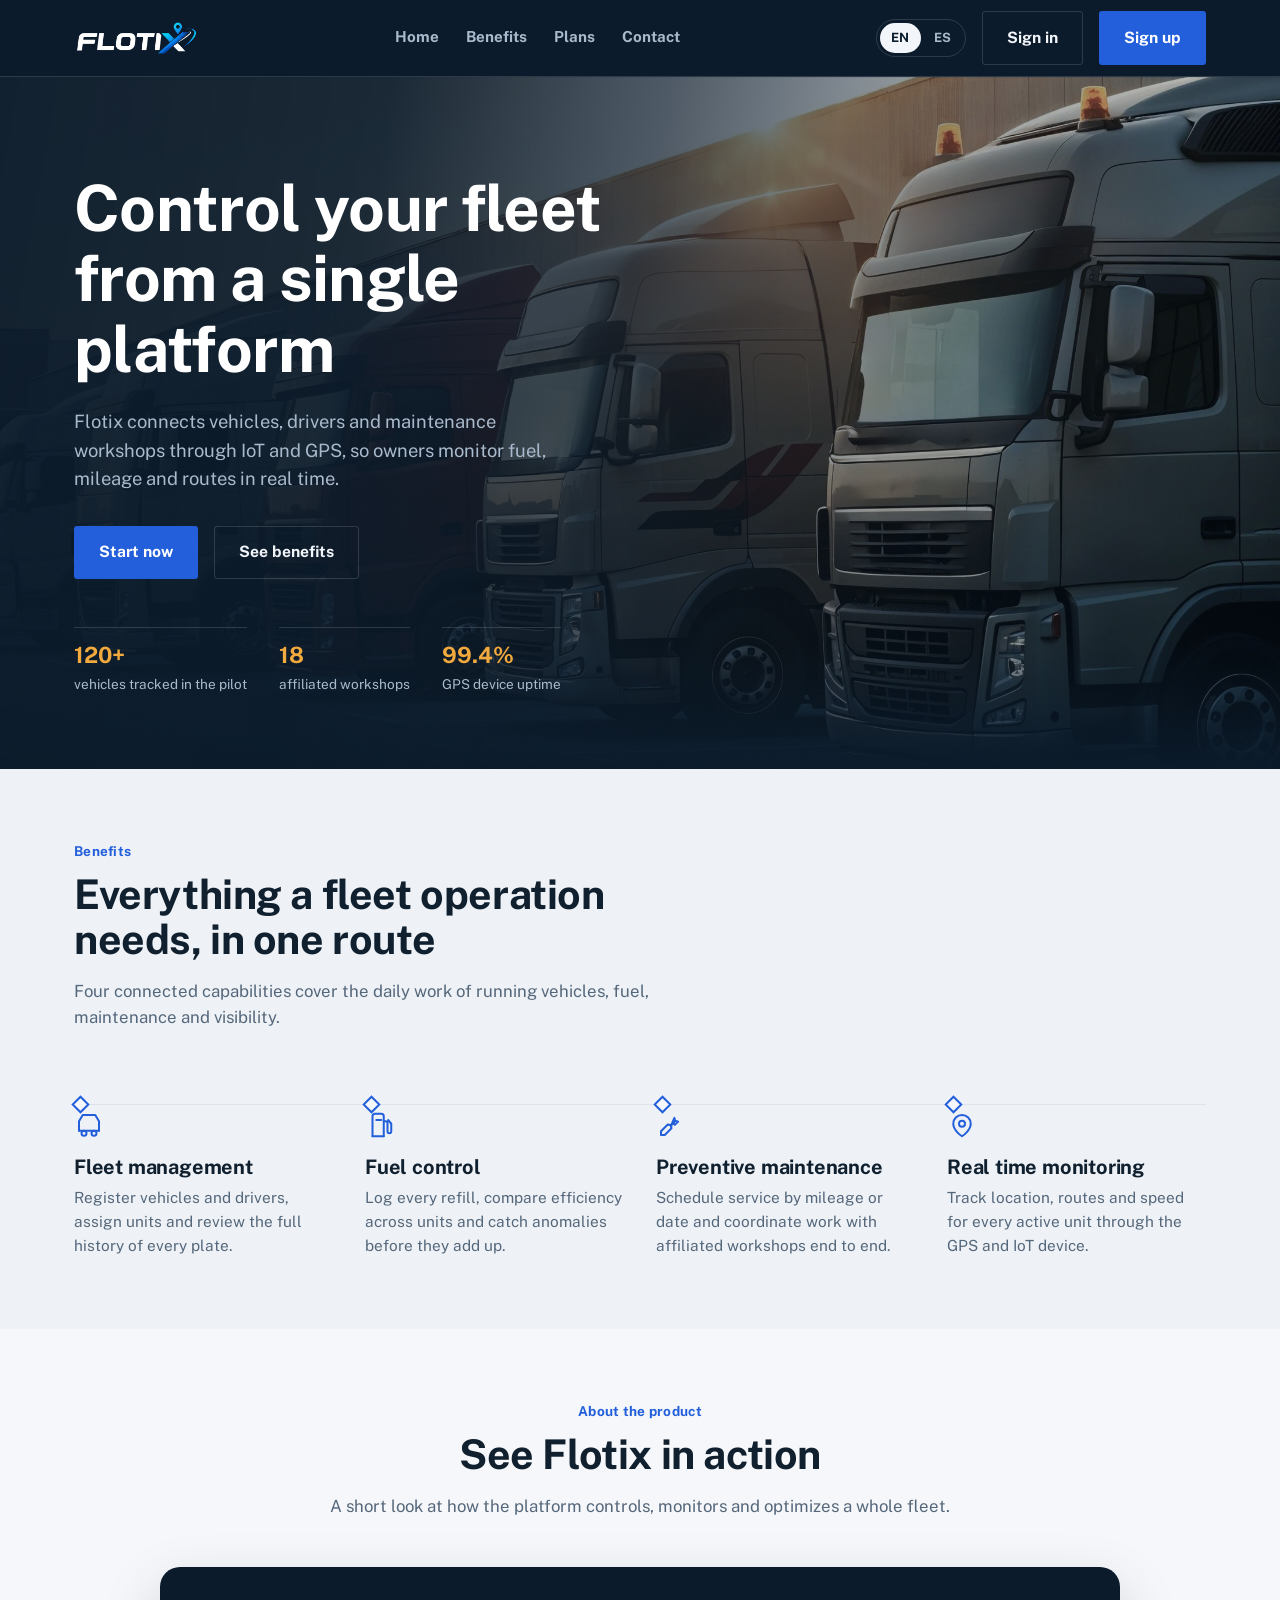
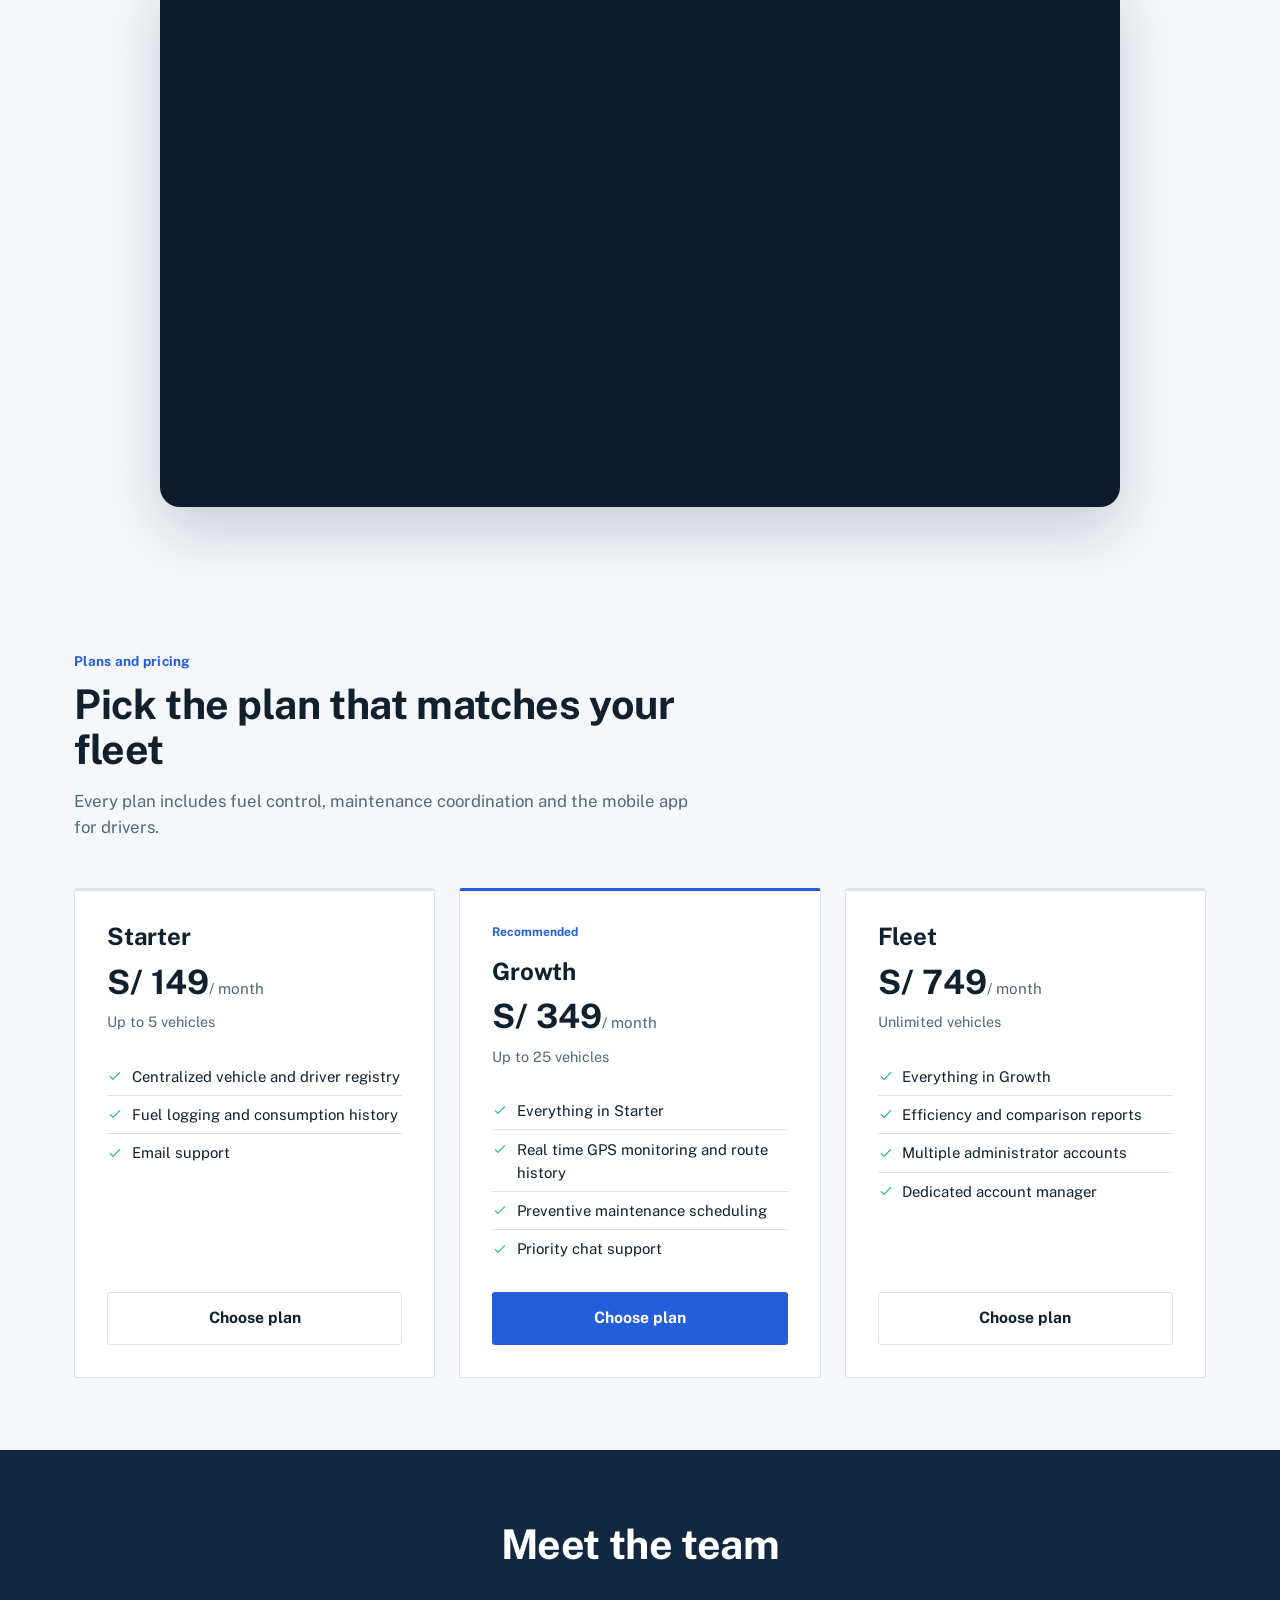
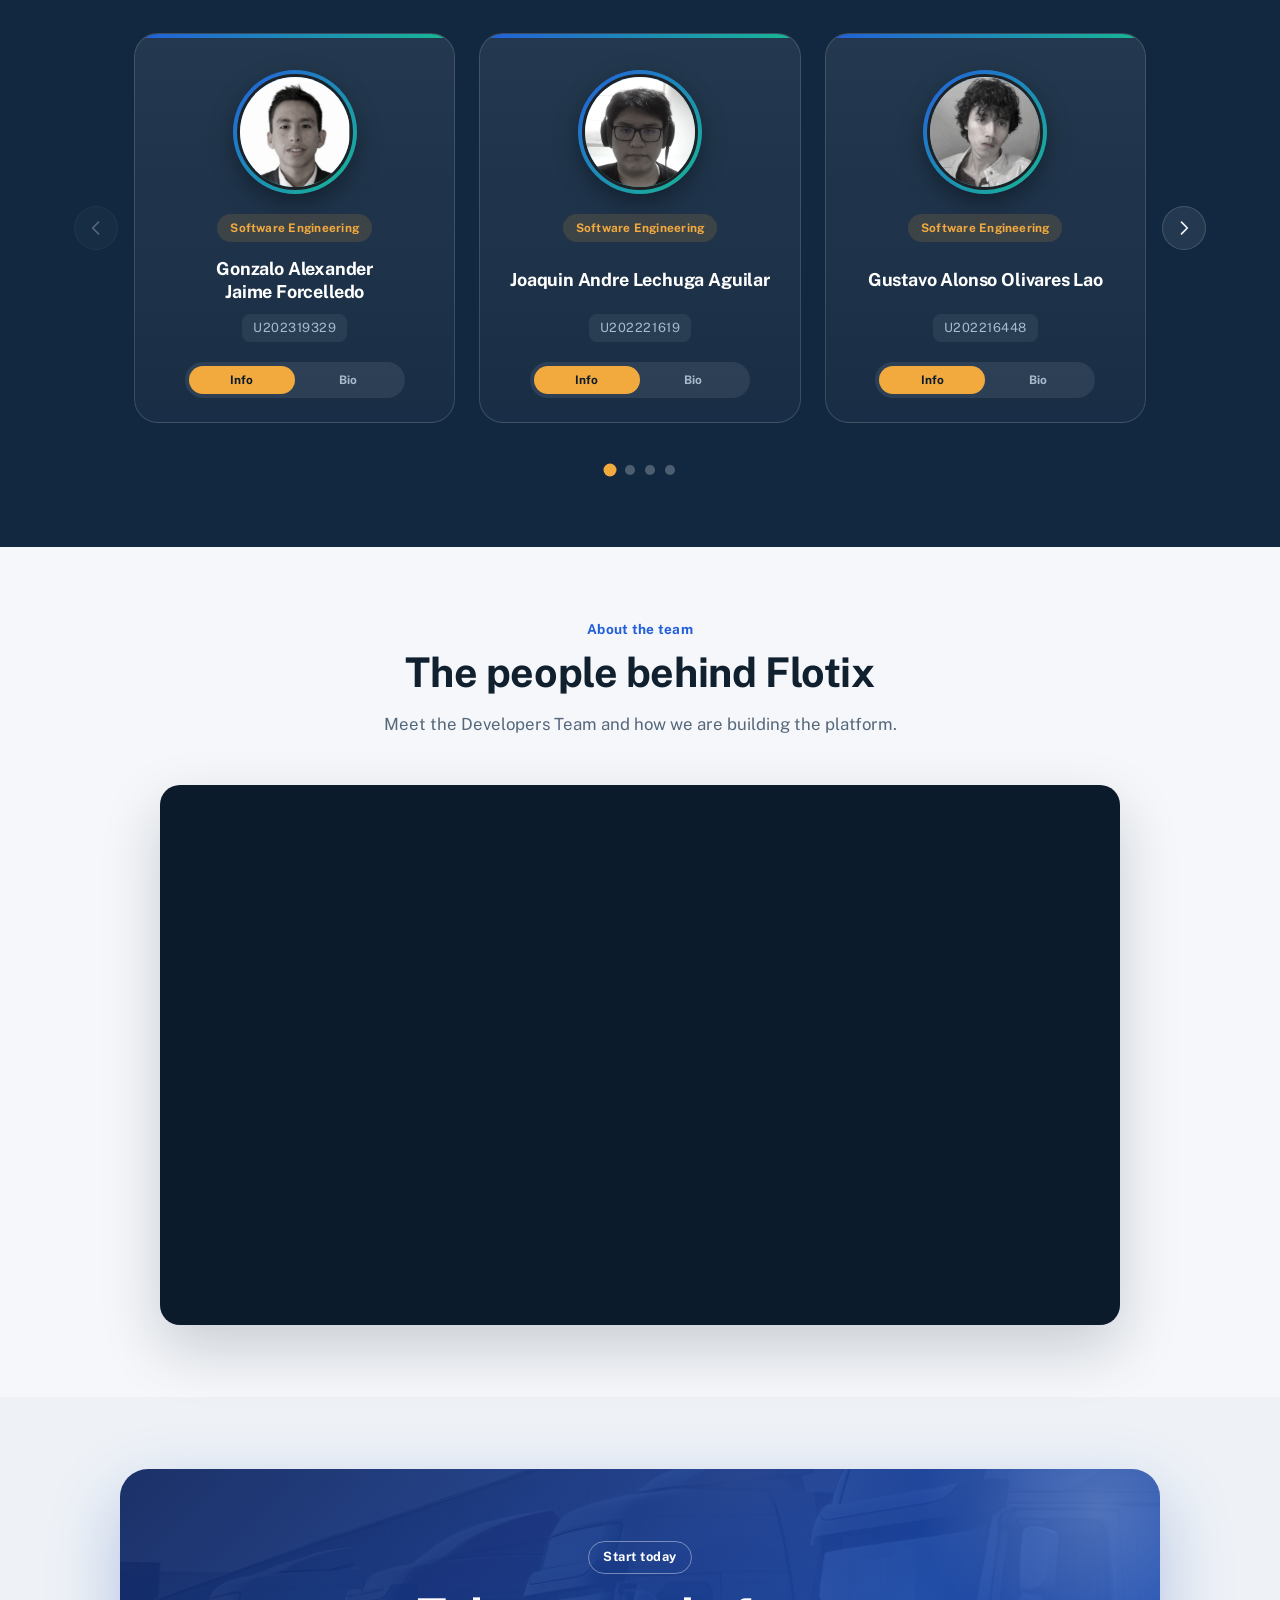
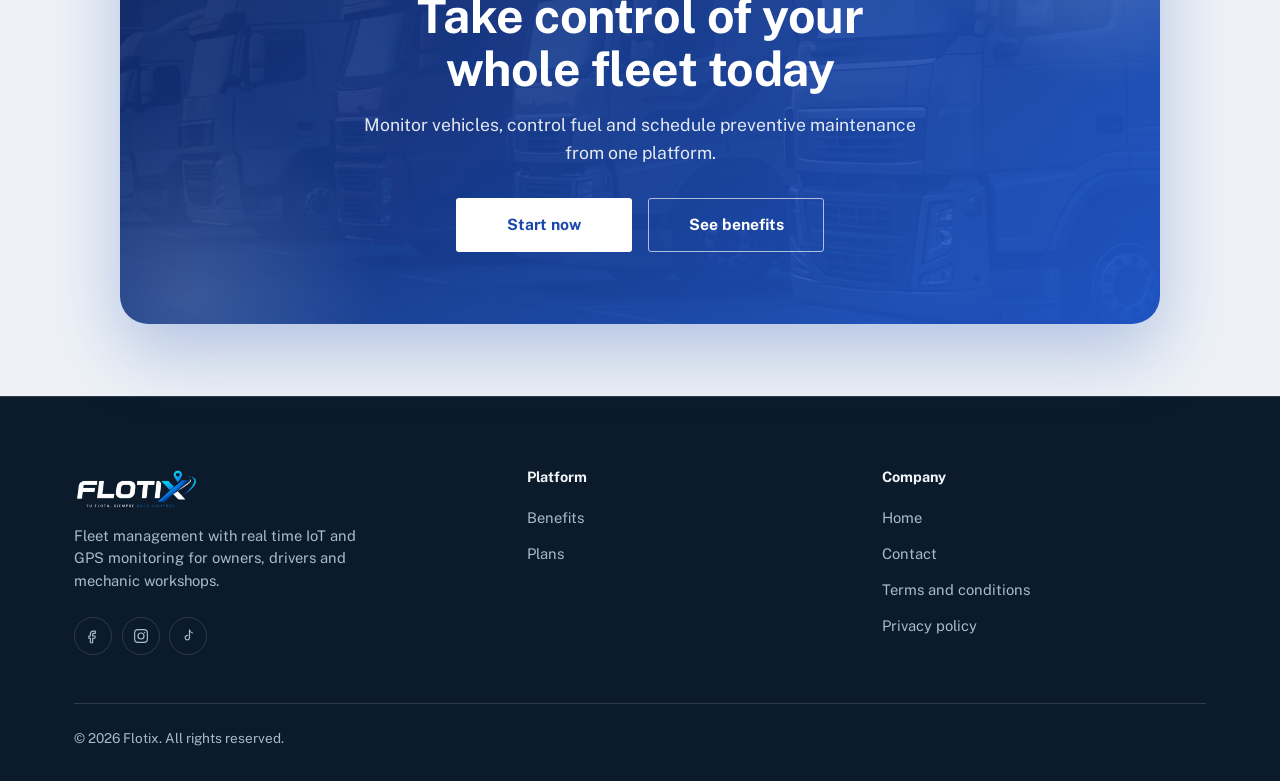
<file: public/index.html>
<!DOCTYPE html>
<html lang="en">
<head>
<meta charset="UTF-8">
<meta name="viewport" content="width=device-width, initial-scale=1.0">
<title>Flotix</title>
<meta name="description" content="Flotix is a fleet management platform with real time GPS and IoT monitoring.">
<link rel="icon" type="image/png" href="assets/images/favicon.png">
<link rel="stylesheet" href="https://fonts.googleapis.com/css2?family=Public+Sans:wght@400;700&display=swap">
<link rel="stylesheet" href="assets/styles/styles.css">
</head>
<body>

<a class="skip-link" href="#main-content" data-i18n="skip">Skip to content</a>

<div id="header-placeholder"></div>

<main id="main-content">

  <!-- Inicio -->
  <section id="home" class="hero">
    <div class="container">
      <div class="hero-copy">
        <h1 data-i18n="hero.title">Control your fleet from a single platform</h1>
        <p class="hero-sub" data-i18n="hero.subtitle">Flotix connects vehicles, drivers and maintenance workshops through IoT and GPS, so owners monitor fuel, mileage and routes in real time.</p>
        <div class="hero-actions">
          <a class="btn btn-primary" href="#plans" data-i18n="hero.ctaPrimary">See plans</a>
          <a class="btn btn-ghost" href="#benefits" data-i18n="hero.ctaSecondary">See benefits</a>
        </div>
        <div class="hero-segments">
          <div>
            <span class="stat-num">120+</span>
            <span class="stat-label" data-i18n="hero.statVehicles">vehicles tracked in the pilot</span>
          </div>
          <div>
            <span class="stat-num">18</span>
            <span class="stat-label" data-i18n="hero.statWorkshops">affiliated workshops</span>
          </div>
          <div>
            <span class="stat-num">99.4%</span>
            <span class="stat-label" data-i18n="hero.statUptime">GPS device uptime</span>
          </div>
        </div>
      </div>
    </div>
  </section>

  <!-- Beneficios -->
  <section id="benefits" class="section-alt">
    <div class="container">
      <div class="section-head">
        <span class="kicker" data-i18n="benefits.kicker">Benefits</span>
        <h2 data-i18n="benefits.title">Everything a fleet operation needs, in one route</h2>
        <p data-i18n="benefits.subtitle">Four connected capabilities cover the daily work of running vehicles, fuel, maintenance and visibility.</p>
      </div>

      <div class="feature-row">
        <div class="feature-item">
          <span class="waypoint" aria-hidden="true"></span>
          <svg class="feature-icon" viewBox="0 0 24 24" fill="none" stroke="currentColor" stroke-width="1.6" stroke-linecap="round" stroke-linejoin="round" aria-hidden="true">
            <path d="M4 16.5V9l3-5h10l3 5v7.5"/><path d="M4 16.5h16"/><circle cx="8" cy="18.5" r="2"/><circle cx="16" cy="18.5" r="2"/>
          </svg>
          <h3 data-i18n="benefits.fleetTitle">Fleet management</h3>
          <p data-i18n="benefits.fleetBody">Register vehicles and drivers, assign units and review the full history of every plate.</p>
        </div>
        <div class="feature-item">
          <span class="waypoint" aria-hidden="true"></span>
          <svg class="feature-icon" viewBox="0 0 24 24" fill="none" stroke="currentColor" stroke-width="1.6" stroke-linecap="round" stroke-linejoin="round" aria-hidden="true">
            <path d="M6 21V5a2 2 0 0 1 2-2h5a2 2 0 0 1 2 2v16"/><path d="M6 21h9"/><path d="M15 9h1.5a1.5 1.5 0 0 1 1.5 1.5V17a1.5 1.5 0 0 0 3 0v-6l-2.5-3"/><path d="M9 8h4"/>
          </svg>
          <h3 data-i18n="benefits.fuelTitle">Fuel control</h3>
          <p data-i18n="benefits.fuelBody">Log every refill, compare efficiency across units and catch anomalies before they add up.</p>
        </div>
        <div class="feature-item">
          <span class="waypoint" aria-hidden="true"></span>
          <svg class="feature-icon" viewBox="0 0 24 24" fill="none" stroke="currentColor" stroke-width="1.6" stroke-linecap="round" stroke-linejoin="round" aria-hidden="true">
            <path d="M14.7 6.3a4 4 0 0 1-5.3 5.3L4 17v3h3l5.4-5.4a4 4 0 0 1 5.3-5.3l-2.6 2.6-2-2z"/>
          </svg>
          <h3 data-i18n="benefits.maintenanceTitle">Preventive maintenance</h3>
          <p data-i18n="benefits.maintenanceBody">Schedule service by mileage or date and coordinate work with affiliated workshops end to end.</p>
        </div>
        <div class="feature-item">
          <span class="waypoint" aria-hidden="true"></span>
          <svg class="feature-icon" viewBox="0 0 24 24" fill="none" stroke="currentColor" stroke-width="1.6" stroke-linecap="round" stroke-linejoin="round" aria-hidden="true">
            <path d="M12 21s-7-4.5-7-10a7 7 0 0 1 14 0c0 5.5-7 10-7 10z"/><circle cx="12" cy="11" r="2.4"/>
          </svg>
          <h3 data-i18n="benefits.monitoringTitle">Real time monitoring</h3>
          <p data-i18n="benefits.monitoringBody">Track location, routes and speed for every active unit through the GPS and IoT device.</p>
        </div>
      </div>
    </div>
  </section>

  <!-- Sobre el producto (video) -->
  <section id="about-product" class="video-section">
    <div class="container">
      <div class="section-head video-head">
        <span class="kicker" data-i18n="aboutProduct.kicker">KICKER</span>
        <h2 data-i18n="aboutProduct.title">TITLE</h2>
        <p data-i18n="aboutProduct.subtitle">SUB</p>
      </div>
      <div class="video-frame">
        <iframe
          src="https://www.youtube.com/embed/UyDdCkMqcuc"
          title="About the Product - Flotix"
          loading="lazy"
          referrerpolicy="strict-origin-when-cross-origin"
          allow="accelerometer; autoplay; encrypted-media; picture-in-picture; fullscreen"
          allowfullscreen>
        </iframe>
      </div>
    </div>
  </section>

  <!-- Planes -->
  <section id="plans">
    <div class="container">
      <div class="section-head">
        <span class="kicker" data-i18n="plans.kicker">Plans and pricing</span>
        <h2 data-i18n="plans.title">Pick the plan that matches your fleet</h2>
        <p data-i18n="plans.subtitle">Every plan includes fuel control, maintenance coordination and the mobile app for drivers.</p>
      </div>

      <div class="plan-grid">
        <div class="plan-card">
          <h3 data-i18n="plans.starterName">Starter</h3>
          <p class="plan-price">S/ 149<span data-i18n="plans.perMonth">/ month</span></p>
          <p class="plan-fleet-size" data-i18n="plans.starterFleet">Up to 5 vehicles</p>
          <ul>
            <li><svg viewBox="0 0 24 24" fill="none" stroke="currentColor" stroke-width="1.75" stroke-linecap="round" stroke-linejoin="round" aria-hidden="true"><path d="M5 13l4 4L19 7"/></svg><span data-i18n="plans.starterFeature1">Centralized vehicle and driver registry</span></li>
            <li><svg viewBox="0 0 24 24" fill="none" stroke="currentColor" stroke-width="1.75" stroke-linecap="round" stroke-linejoin="round" aria-hidden="true"><path d="M5 13l4 4L19 7"/></svg><span data-i18n="plans.starterFeature2">Fuel logging and consumption history</span></li>
            <li><svg viewBox="0 0 24 24" fill="none" stroke="currentColor" stroke-width="1.75" stroke-linecap="round" stroke-linejoin="round" aria-hidden="true"><path d="M5 13l4 4L19 7"/></svg><span data-i18n="plans.starterFeature3">Email support</span></li>
          </ul>
          <a href="https://flotix-app-web.netlify.app/register?plan=starter" target="_blank" rel="noopener noreferrer" class="btn btn-outline btn-block" data-i18n="plans.ctaChoose">Choose plan</a>
        </div>

        <div class="plan-card is-recommended">
          <span class="plan-flag" data-i18n="plans.growthFlag">Recommended</span>
          <h3 data-i18n="plans.growthName">Growth</h3>
          <p class="plan-price">S/ 349<span data-i18n="plans.perMonth">/ month</span></p>
          <p class="plan-fleet-size" data-i18n="plans.growthFleet">Up to 25 vehicles</p>
          <ul>
            <li><svg viewBox="0 0 24 24" fill="none" stroke="currentColor" stroke-width="1.75" stroke-linecap="round" stroke-linejoin="round" aria-hidden="true"><path d="M5 13l4 4L19 7"/></svg><span data-i18n="plans.growthFeature1">Everything in Starter</span></li>
            <li><svg viewBox="0 0 24 24" fill="none" stroke="currentColor" stroke-width="1.75" stroke-linecap="round" stroke-linejoin="round" aria-hidden="true"><path d="M5 13l4 4L19 7"/></svg><span data-i18n="plans.growthFeature2">Real time GPS monitoring and route history</span></li>
            <li><svg viewBox="0 0 24 24" fill="none" stroke="currentColor" stroke-width="1.75" stroke-linecap="round" stroke-linejoin="round" aria-hidden="true"><path d="M5 13l4 4L19 7"/></svg><span data-i18n="plans.growthFeature3">Preventive maintenance scheduling</span></li>
            <li><svg viewBox="0 0 24 24" fill="none" stroke="currentColor" stroke-width="1.75" stroke-linecap="round" stroke-linejoin="round" aria-hidden="true"><path d="M5 13l4 4L19 7"/></svg><span data-i18n="plans.growthFeature4">Priority chat support</span></li>
          </ul>
          <a href="https://flotix-app-web.netlify.app/register?plan=growth" target="_blank" rel="noopener noreferrer" class="btn btn-primary btn-block" data-i18n="plans.ctaChoose">Choose plan</a>
        </div>

        <div class="plan-card">
          <h3 data-i18n="plans.fleetName">Fleet</h3>
          <p class="plan-price">S/ 749<span data-i18n="plans.perMonth">/ month</span></p>
          <p class="plan-fleet-size" data-i18n="plans.fleetFleet">Unlimited vehicles</p>
          <ul>
            <li><svg viewBox="0 0 24 24" fill="none" stroke="currentColor" stroke-width="1.75" stroke-linecap="round" stroke-linejoin="round" aria-hidden="true"><path d="M5 13l4 4L19 7"/></svg><span data-i18n="plans.fleetFeature1">Everything in Growth</span></li>
            <li><svg viewBox="0 0 24 24" fill="none" stroke="currentColor" stroke-width="1.75" stroke-linecap="round" stroke-linejoin="round" aria-hidden="true"><path d="M5 13l4 4L19 7"/></svg><span data-i18n="plans.fleetFeature2">Efficiency and comparison reports</span></li>
            <li><svg viewBox="0 0 24 24" fill="none" stroke="currentColor" stroke-width="1.75" stroke-linecap="round" stroke-linejoin="round" aria-hidden="true"><path d="M5 13l4 4L19 7"/></svg><span data-i18n="plans.fleetFeature3">Multiple administrator accounts</span></li>
            <li><svg viewBox="0 0 24 24" fill="none" stroke="currentColor" stroke-width="1.75" stroke-linecap="round" stroke-linejoin="round" aria-hidden="true"><path d="M5 13l4 4L19 7"/></svg><span data-i18n="plans.fleetFeature4">Dedicated account manager</span></li>
          </ul>
          <a href="https://flotix-app-web.netlify.app/register?plan=fleet" target="_blank" rel="noopener noreferrer" class="btn btn-outline btn-block" data-i18n="plans.ctaChoose">Choose plan</a>
        </div>
      </div>
    </div>
  </section>

  <!-- Conoce al equipo (not in the main nav, reachable by scrolling only) -->
  <section id="team" class="premium-team">
    <div class="container">
      <h2 class="team-title-modern" data-i18n="team.title">Meet the team</h2>

      <div class="team-carousel">
        <button class="carousel-btn carousel-prev" type="button" data-i18n-aria-label="team.prev" aria-label="Previous member">
          <svg viewBox="0 0 24 24" fill="none" stroke="currentColor" stroke-width="2" stroke-linecap="round" stroke-linejoin="round" aria-hidden="true"><path d="M15 5l-7 7 7 7"/></svg>
        </button>
        <div class="team-container" id="team-track" tabindex="0" aria-label="Team members" data-i18n-aria-label="team.carouselLabel">
          <div class="member-card" data-member="1">
            <div class="member-avatar-ring"><img src="assets/images/team_member_gonzalo.jpg" alt="Gonzalo Alexander Jaime Forcelledo"></div>
            <div class="member-panes">
              <div class="member-content-pane active" data-pane="info">
                <span class="member-role-label" data-i18n="team.member1.role">Software Engineering</span>
                <h3 class="member-name-large">Gonzalo Alexander Jaime Forcelledo</h3>
                <span class="member-code">U202319329</span>
              </div>
              <div class="member-content-pane" data-pane="bio">
                <p class="bio-text" data-i18n="team.member1.bio">Working on Flotix as part of the Developers Team for the Web Applications course.</p>
              </div>
            </div>
            <div class="member-tabs">
              <button class="tab-btn active" data-tab="info" data-i18n="team.tabs.info">Info</button>
              <button class="tab-btn" data-tab="bio" data-i18n="team.tabs.bio">Bio</button>
            </div>
          </div>

          <div class="member-card" data-member="3">
            <div class="member-avatar-ring"><img src="assets/images/team_member_joaquin.jpg" alt="Joaquin Andre Lechuga Aguilar"></div>
            <div class="member-panes">
              <div class="member-content-pane active" data-pane="info">
                <span class="member-role-label" data-i18n="team.member3.role">Software Engineering</span>
                <h3 class="member-name-large">Joaquin Andre Lechuga Aguilar</h3>
                <span class="member-code">U202221619</span>
              </div>
              <div class="member-content-pane" data-pane="bio">
                <p class="bio-text" data-i18n="team.member3.bio">Working on Flotix as part of the Developers Team for the Web Applications course.</p>
              </div>
            </div>
            <div class="member-tabs">
              <button class="tab-btn active" data-tab="info" data-i18n="team.tabs.info">Info</button>
              <button class="tab-btn" data-tab="bio" data-i18n="team.tabs.bio">Bio</button>
            </div>
          </div>

          <div class="member-card" data-member="4">
            <div class="member-avatar-ring"><img src="assets/images/team_member_gustavo.jpg" alt="Gustavo Alonso Olivares Lao"></div>
            <div class="member-panes">
              <div class="member-content-pane active" data-pane="info">
                <span class="member-role-label" data-i18n="team.member4.role">Software Engineering</span>
                <h3 class="member-name-large">Gustavo Alonso Olivares Lao</h3>
                <span class="member-code">U202216448</span>
              </div>
              <div class="member-content-pane" data-pane="bio">
                <p class="bio-text" data-i18n="team.member4.bio">Working on Flotix as part of the Developers Team for the Web Applications course.</p>
              </div>
            </div>
            <div class="member-tabs">
              <button class="tab-btn active" data-tab="info" data-i18n="team.tabs.info">Info</button>
              <button class="tab-btn" data-tab="bio" data-i18n="team.tabs.bio">Bio</button>
            </div>
          </div>

          <div class="member-card" data-member="5">
            <div class="member-avatar-ring"><img src="assets/images/team_member_jhon.jpg" alt="Jhon Jordy Jaramillo Mayta"></div>
            <div class="member-panes">
              <div class="member-content-pane active" data-pane="info">
                <span class="member-role-label" data-i18n="team.member5.role">Software Engineering</span>
                <h3 class="member-name-large">Jhon Jordy Jaramillo Mayta</h3>
                <span class="member-code">U202520310</span>
              </div>
              <div class="member-content-pane" data-pane="bio">
                <p class="bio-text" data-i18n="team.member5.bio">Working on Flotix as part of the Developers Team for the Web Applications course.</p>
              </div>
            </div>
            <div class="member-tabs">
              <button class="tab-btn active" data-tab="info" data-i18n="team.tabs.info">Info</button>
              <button class="tab-btn" data-tab="bio" data-i18n="team.tabs.bio">Bio</button>
            </div>
          </div>

          <div class="member-card" data-member="6">
            <div class="member-avatar-ring"><img src="assets/images/team_member_maria.jpg" alt="Maria Luisa Munayco Apolaya"></div>
            <div class="member-panes">
              <div class="member-content-pane active" data-pane="info">
                <span class="member-role-label" data-i18n="team.member6.role">Software Engineering</span>
                <h3 class="member-name-large">Maria Luisa Munayco Apolaya</h3>
                <span class="member-code">U20231C995</span>
              </div>
              <div class="member-content-pane" data-pane="bio">
                <p class="bio-text" data-i18n="team.member6.bio">Working on Flotix as part of the Developers Team for the Web Applications course.</p>
              </div>
            </div>
            <div class="member-tabs">
              <button class="tab-btn active" data-tab="info" data-i18n="team.tabs.info">Info</button>
              <button class="tab-btn" data-tab="bio" data-i18n="team.tabs.bio">Bio</button>
            </div>
          </div>

          <div class="member-card" data-member="2">
            <div class="member-avatar-ring"><img src="assets/images/team_member_mauricio.jpg" alt="Mauricio Joao Ramirez Rodriguez"></div>
            <div class="member-panes">
              <div class="member-content-pane active" data-pane="info">
                <span class="member-role-label" data-i18n="team.member2.role">Software Engineering</span>
                <h3 class="member-name-large">Mauricio Joao Ramirez Rodriguez</h3>
                <span class="member-code">U202218235</span>
              </div>
              <div class="member-content-pane" data-pane="bio">
                <p class="bio-text" data-i18n="team.member2.bio">Working on Flotix as part of the Developers Team for the Web Applications course.</p>
              </div>
            </div>
            <div class="member-tabs">
              <button class="tab-btn active" data-tab="info" data-i18n="team.tabs.info">Info</button>
              <button class="tab-btn" data-tab="bio" data-i18n="team.tabs.bio">Bio</button>
            </div>
          </div>
        </div>
        <button class="carousel-btn carousel-next" type="button" data-i18n-aria-label="team.next" aria-label="Next member">
          <svg viewBox="0 0 24 24" fill="none" stroke="currentColor" stroke-width="2" stroke-linecap="round" stroke-linejoin="round" aria-hidden="true"><path d="M9 5l7 7-7 7"/></svg>
        </button>
      </div>
      <div class="carousel-dots" id="team-dots"></div>
    </div>
  </section>

  <!-- Sobre el equipo (video) -->
  <section id="about-team" class="video-section">
    <div class="container">
      <div class="section-head video-head">
        <span class="kicker" data-i18n="aboutTeam.kicker">KICKER</span>
        <h2 data-i18n="aboutTeam.title">TITLE</h2>
        <p data-i18n="aboutTeam.subtitle">SUB</p>
      </div>
      <div class="video-frame" data-video-url="https://youtu.be/fcqzHAoZHaU">
        <div class="video-placeholder">
          <svg viewBox="0 0 24 24" width="56" height="56" aria-hidden="true"><circle cx="12" cy="12" r="11" fill="none" stroke="currentColor" stroke-width="1.5"/><path d="M10 8.5v7l6-3.5z" fill="currentColor"/></svg>
          <span data-i18n="aboutTeam.placeholder">Video coming soon</span>
        </div>
      </div>
    </div>
  </section>


  <!-- Call to action -->
  <section id="cta" class="cta-section">
    <div class="container">
      <div class="cta-card">
        <span class="cta-kicker" data-i18n="cta.kicker">Flotix</span>
        <h2 data-i18n="cta.title">Take control of your whole fleet today</h2>
        <p data-i18n="cta.subtitle">Monitor vehicles, control fuel and schedule preventive maintenance from one platform.</p>
        <div class="cta-actions">
          <a class="btn btn-light" href="#plans" data-i18n="hero.ctaPrimary">Start now</a>
          <a class="btn btn-ghost" href="#benefits" data-i18n="hero.ctaSecondary">See benefits</a>
        </div>
      </div>
    </div>
  </section>

</main>

<div id="footer-placeholder"></div>

<script src="assets/scripts/main.js"></script>
</body>
</html>
</file>
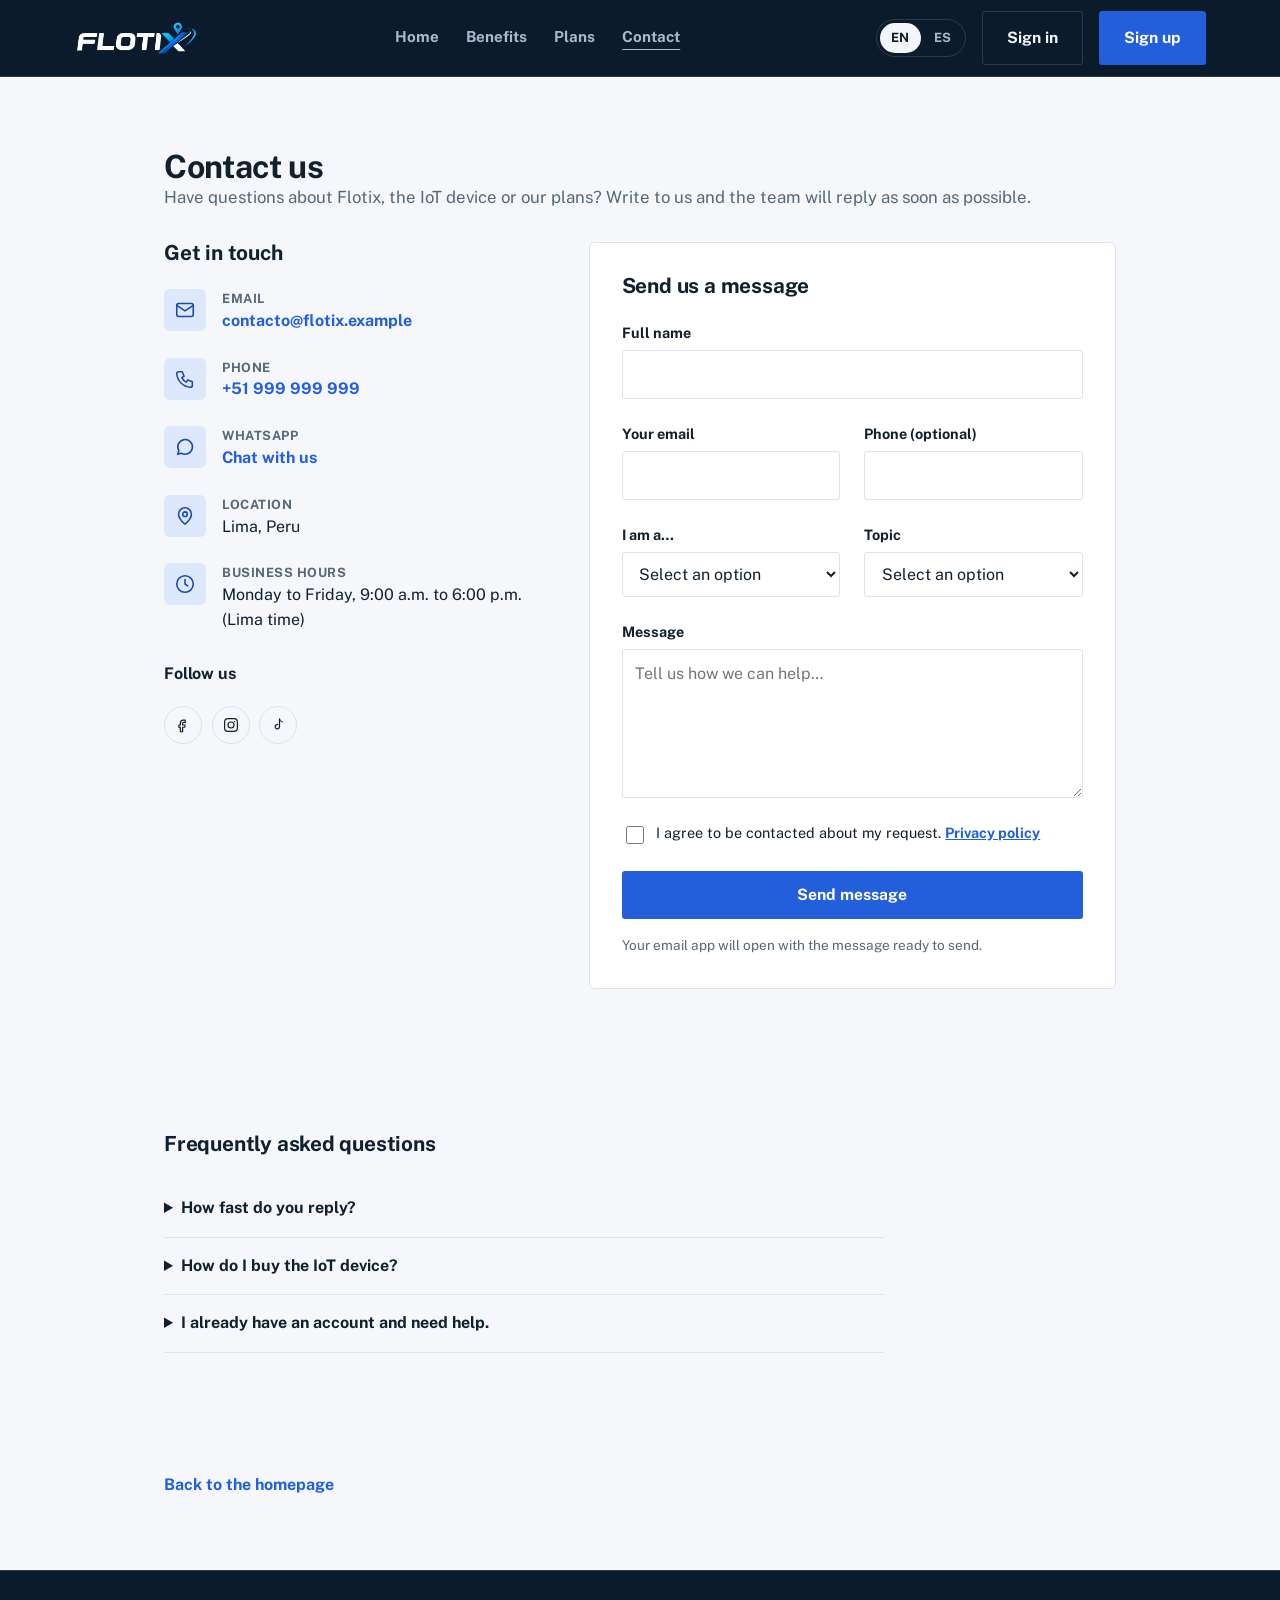
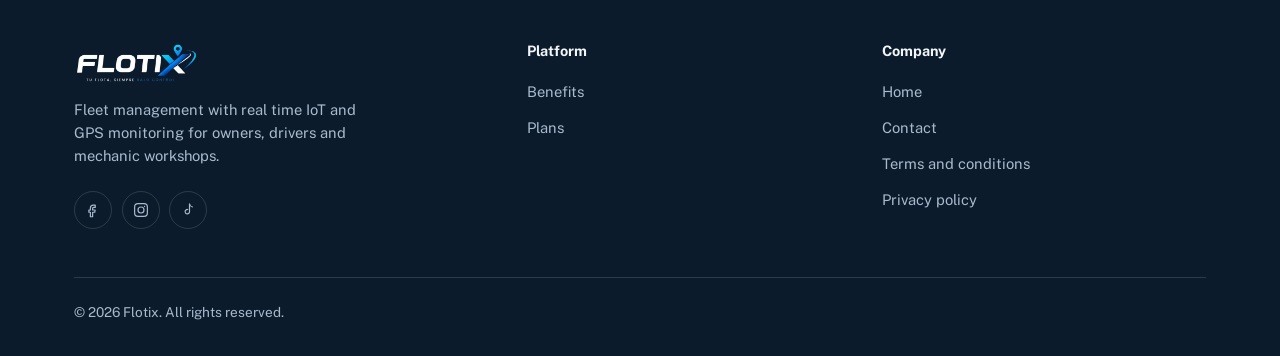
<file: public/contact.html>
<!DOCTYPE html>
<html lang="en">
<head>
<meta charset="UTF-8">
<meta name="viewport" content="width=device-width, initial-scale=1.0">
<title>Flotix — Contact</title>
<meta name="description" content="Contact the Flotix team: email, phone, WhatsApp, location and a message form.">
<link rel="icon" type="image/png" href="assets/images/favicon.png">
<link rel="stylesheet" href="https://fonts.googleapis.com/css2?family=Public+Sans:wght@400;700&display=swap">
<link rel="stylesheet" href="assets/styles/styles.css">
</head>
<body>

<a class="skip-link" href="#main-content" data-i18n="skip">Skip to content</a>

<div id="header-placeholder"></div>

<main id="main-content" class="legal-page contact-page">
  <div class="container">
    <h1 data-i18n="contact.title">Contact us</h1>
    <p class="legal-lede" data-i18n="contact.lede">Have questions about Flotix, the IoT device or our plans? Write to us and the team will reply as soon as possible.</p>

    <div class="contact-grid">

      <!-- Datos de contacto. Reemplaza estos valores por los reales del equipo. -->
      <aside class="contact-info" aria-labelledby="contact-info-title">
        <h2 id="contact-info-title" data-i18n="contact.infoTitle">Get in touch</h2>

        <ul class="contact-list">
          <li>
            <span class="contact-icon" aria-hidden="true"><svg viewBox="0 0 24 24" fill="none" stroke="currentColor" stroke-width="1.7" stroke-linecap="round" stroke-linejoin="round"><rect x="3" y="5" width="18" height="14" rx="2"/><path d="M3 7l9 6 9-6"/></svg></span>
            <div>
              <span class="contact-label" data-i18n="contact.emailLabel">Email</span>
              <a href="mailto:contacto@flotix.example">contacto@flotix.example</a>
            </div>
          </li>
          <li>
            <span class="contact-icon" aria-hidden="true"><svg viewBox="0 0 24 24" fill="none" stroke="currentColor" stroke-width="1.7" stroke-linecap="round" stroke-linejoin="round"><path d="M5 4h4l2 5-2.5 1.5a11 11 0 0 0 5 5L15 13l5 2v4a2 2 0 0 1-2 2A16 16 0 0 1 3 6a2 2 0 0 1 2-2z"/></svg></span>
            <div>
              <span class="contact-label" data-i18n="contact.phoneLabel">Phone</span>
              <a href="tel:+51999999999">+51 999 999 999</a>
            </div>
          </li>
          <li>
            <span class="contact-icon" aria-hidden="true"><svg viewBox="0 0 24 24" fill="none" stroke="currentColor" stroke-width="1.7" stroke-linecap="round" stroke-linejoin="round"><path d="M4 20l1.3-4A8 8 0 1 1 8 18.7L4 20z"/></svg></span>
            <div>
              <span class="contact-label">WhatsApp</span>
              <a href="https://wa.me/51999999999" target="_blank" rel="noopener noreferrer" data-i18n="contact.whatsappText">Chat with us</a>
            </div>
          </li>
          <li>
            <span class="contact-icon" aria-hidden="true"><svg viewBox="0 0 24 24" fill="none" stroke="currentColor" stroke-width="1.7" stroke-linecap="round" stroke-linejoin="round"><path d="M12 21s7-6.2 7-11a7 7 0 1 0-14 0c0 4.8 7 11 7 11z"/><circle cx="12" cy="10" r="2.5"/></svg></span>
            <div>
              <span class="contact-label" data-i18n="contact.locationLabel">Location</span>
              <span data-i18n="contact.locationValue">Lima, Peru</span>
            </div>
          </li>
          <li>
            <span class="contact-icon" aria-hidden="true"><svg viewBox="0 0 24 24" fill="none" stroke="currentColor" stroke-width="1.7" stroke-linecap="round" stroke-linejoin="round"><circle cx="12" cy="12" r="9"/><path d="M12 7v5l3 2"/></svg></span>
            <div>
              <span class="contact-label" data-i18n="contact.hoursLabel">Business hours</span>
              <span data-i18n="contact.hoursValue">Monday to Friday, 9:00 a.m. to 6:00 p.m. (Lima time)</span>
            </div>
          </li>
        </ul>

        <h3 class="contact-follow" data-i18n="contact.followTitle">Follow us</h3>
        <div class="social-links">
          <a href="#" class="social-link" aria-label="Facebook">
            <svg viewBox="0 0 24 24" fill="none" stroke="currentColor" stroke-width="1.6" stroke-linecap="round" stroke-linejoin="round" aria-hidden="true"><path d="M15 8.5h-2a1.5 1.5 0 0 0-1.5 1.5v2h3.3l-.4 3H11.5V21h-3v-6H6.5v-3H8.5V9.5A4 4 0 0 1 12.5 5.5H15z"/></svg>
          </a>
          <a href="#" class="social-link" aria-label="Instagram">
            <svg viewBox="0 0 24 24" fill="none" stroke="currentColor" stroke-width="1.6" stroke-linecap="round" stroke-linejoin="round" aria-hidden="true"><rect x="3.5" y="3.5" width="17" height="17" rx="4.5"/><circle cx="12" cy="12" r="4"/><circle cx="16.7" cy="7.3" r="0.9" fill="currentColor" stroke="none"/></svg>
          </a>
          <a href="#" class="social-link" aria-label="TikTok">
            <svg viewBox="0 0 24 24" fill="none" stroke="currentColor" stroke-width="1.6" stroke-linecap="round" stroke-linejoin="round" aria-hidden="true"><path d="M14 4v10.2a2.9 2.9 0 1 1-2.4-2.86"/><path d="M14 4c.4 2 2 3.6 4 4"/></svg>
          </a>
        </div>
      </aside>

      <!-- Formulario: abre el correo del usuario con el mensaje listo (sitio estático, sin servidor). -->
      <section class="contact-form-card" aria-labelledby="contact-form-title">
        <h2 id="contact-form-title" data-i18n="contact.formTitle">Send us a message</h2>

        <form id="contact-form" data-to="contacto@flotix.example" novalidate>
          <div class="field">
            <label for="cf-name" data-i18n="contact.nameLabel">Full name</label>
            <input id="cf-name" name="name" type="text" autocomplete="name" required>
          </div>

          <div class="field-row">
            <div class="field">
              <label for="cf-email" data-i18n="contact.emailFieldLabel">Your email</label>
              <input id="cf-email" name="email" type="email" autocomplete="email" required>
            </div>
            <div class="field">
              <label for="cf-phone" data-i18n="contact.phoneFieldLabel">Phone (optional)</label>
              <input id="cf-phone" name="phone" type="tel" autocomplete="tel">
            </div>
          </div>

          <div class="field-row">
            <div class="field">
              <label for="cf-role" data-i18n="contact.roleLabel">I am a…</label>
              <select id="cf-role" name="role" required>
                <option value="" data-i18n="contact.select">Select an option</option>
                <option value="administrator" data-i18n="contact.roleAdmin">Fleet administrator</option>
                <option value="driver" data-i18n="contact.roleDriver">Driver</option>
                <option value="passenger" data-i18n="contact.rolePassenger">Passenger</option>
                <option value="company" data-i18n="contact.roleCompany">Company</option>
                <option value="workshop" data-i18n="contact.roleWorkshop">Mechanic workshop</option>
              </select>
            </div>
            <div class="field">
              <label for="cf-topic" data-i18n="contact.topicLabel">Topic</label>
              <select id="cf-topic" name="topic" required>
                <option value="" data-i18n="contact.select">Select an option</option>
                <option value="demo" data-i18n="contact.topicDemo">Request a demo</option>
                <option value="device" data-i18n="contact.topicDevice">Buy the IoT device (GPS, odometer, fuel sensor)</option>
                <option value="plans" data-i18n="contact.topicPlans">Plans and pricing</option>
                <option value="support" data-i18n="contact.topicSupport">Technical support</option>
                <option value="other" data-i18n="contact.topicOther">Other</option>
              </select>
            </div>
          </div>

          <div class="field">
            <label for="cf-message" data-i18n="contact.messageLabel">Message</label>
            <textarea id="cf-message" name="message" rows="5" required data-i18n-placeholder="contact.messagePlaceholder" placeholder="Tell us how we can help…"></textarea>
          </div>

          <div class="field-check">
            <input id="cf-consent" name="consent" type="checkbox" required>
            <label for="cf-consent"><span data-i18n="contact.consent">I agree to be contacted about my request.</span> <a href="privacy.html" data-i18n="contact.privacyLink">Privacy policy</a></label>
          </div>

          <button type="submit" class="btn btn-primary btn-block" data-i18n="contact.submit">Send message</button>
          <p class="form-note" data-i18n="contact.note">Your email app will open with the message ready to send.</p>
          <p id="contact-status" class="form-status" role="status" aria-live="polite"></p>
        </form>
      </section>
    </div>

    <section class="contact-faq" aria-labelledby="faq-title">
      <h2 id="faq-title" data-i18n="contact.faqTitle">Frequently asked questions</h2>
      <details>
        <summary data-i18n="contact.faq1Q">How fast do you reply?</summary>
        <p data-i18n="contact.faq1A">We aim to reply within one business day.</p>
      </details>
      <details>
        <summary data-i18n="contact.faq2Q">How do I buy the IoT device?</summary>
        <p data-i18n="contact.faq2A">Choose “Buy the IoT device” as the topic in the form and tell us how many vehicles you have. We will send you the options.</p>
      </details>
      <details>
        <summary data-i18n="contact.faq3Q">I already have an account and need help.</summary>
        <p data-i18n="contact.faq3A">Choose “Technical support”, and include the email of your account and a description of the problem.</p>
      </details>
    </section>

    <p class="legal-back"><a href="index.html" data-i18n="terms.backLink">Back to the homepage</a></p>
  </div>
</main>

<div id="footer-placeholder"></div>

<script src="assets/scripts/main.js"></script>
</body>
</html>
</file>
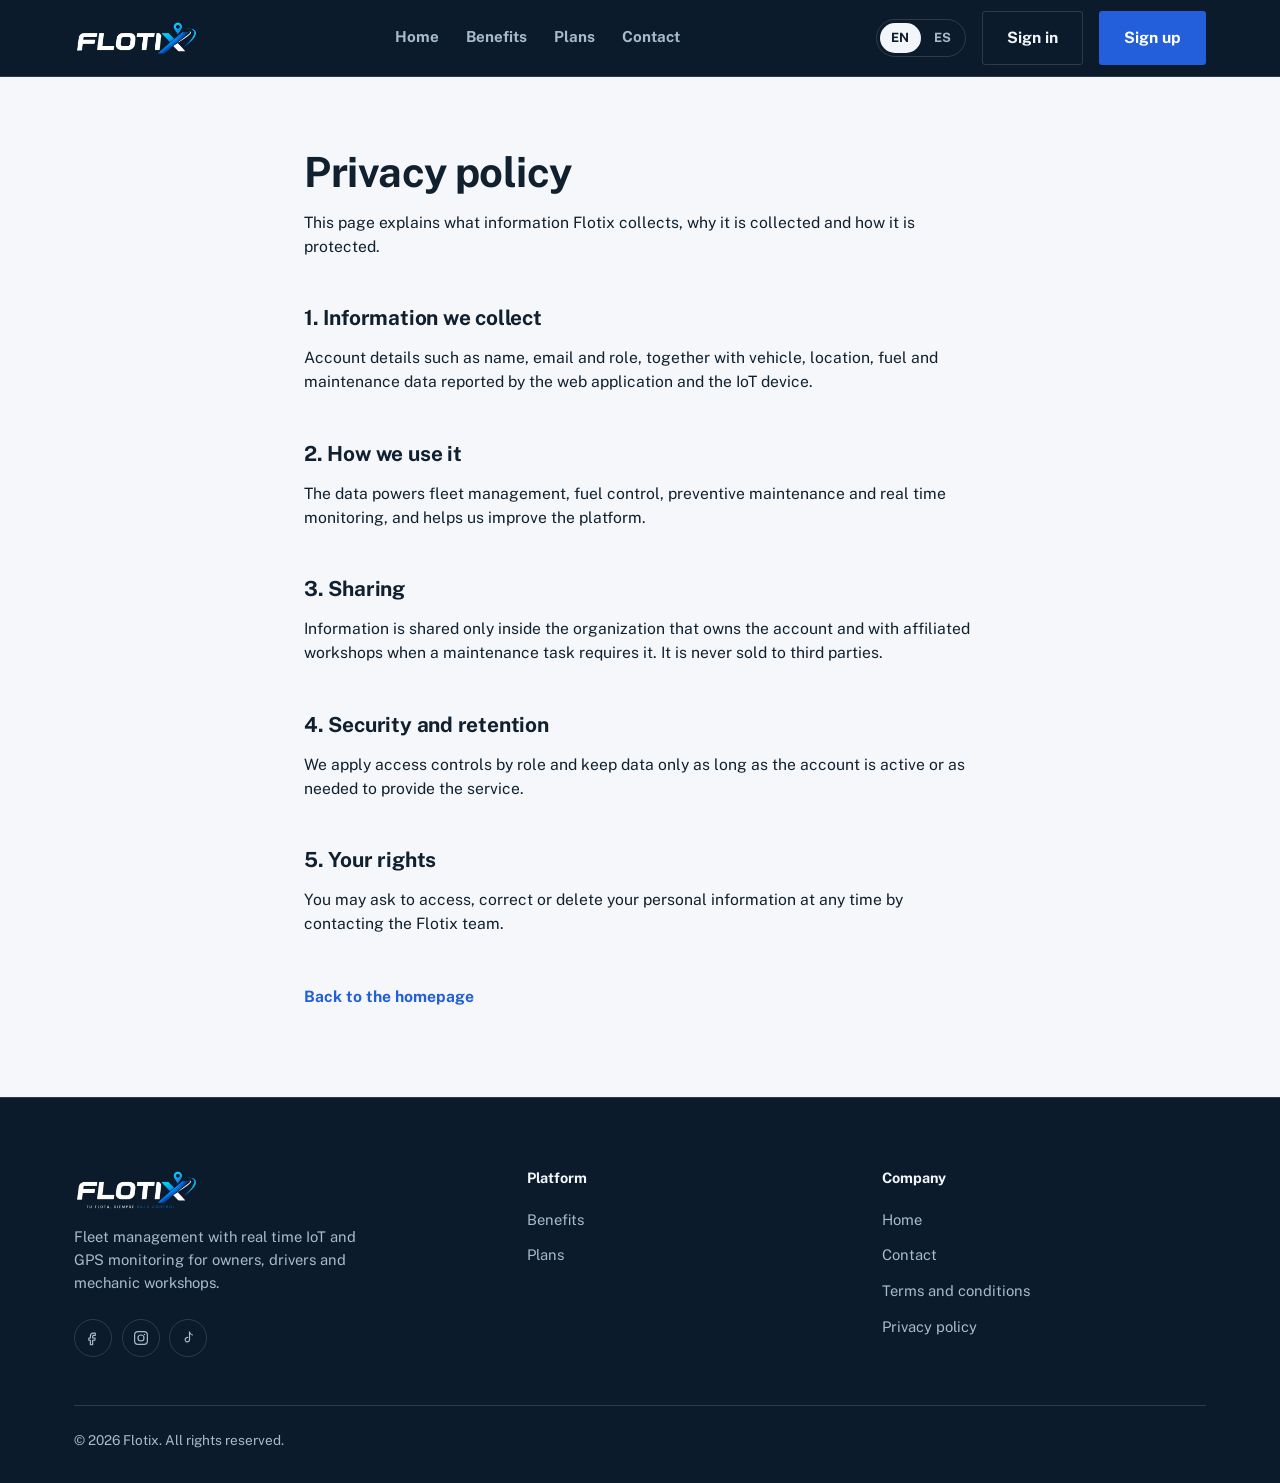
<file: public/privacy.html>
<!DOCTYPE html>
<html lang="en">
<head>
<meta charset="UTF-8">
<meta name="viewport" content="width=device-width, initial-scale=1.0">
<title>Flotix — Privacy policy</title>
<meta name="description" content="Terms and conditions for the Flotix fleet management platform.">
<link rel="icon" type="image/png" href="assets/images/favicon.png">
<link rel="stylesheet" href="https://fonts.googleapis.com/css2?family=Public+Sans:wght@400;700&display=swap">
<link rel="stylesheet" href="assets/styles/styles.css">
</head>
<body>

<a class="skip-link" href="#main-content" data-i18n="skip">Skip to content</a>

<div id="header-placeholder"></div>

<main id="main-content" class="legal-page">
  <div class="container legal-content">
    <h1 data-i18n="privacy.title">Privacy policy</h1>
    <p class="legal-lede" data-i18n="privacy.lede">This page explains what information Flotix collects, why it is collected and how it is protected.</p>

    <h2 data-i18n="privacy.section1Title">1. Information we collect</h2>
    <p data-i18n="privacy.section1Body">Account details such as name, email and role, together with vehicle, location, fuel and maintenance data reported by the web application and the IoT device.</p>

    <h2 data-i18n="privacy.section2Title">2. How we use it</h2>
    <p data-i18n="privacy.section2Body">The data powers fleet management, fuel control, preventive maintenance and real time monitoring, and helps us improve the platform.</p>

    <h2 data-i18n="privacy.section3Title">3. Sharing</h2>
    <p data-i18n="privacy.section3Body">Information is shared only inside the organization that owns the account and with affiliated workshops when a maintenance task requires it. It is never sold to third parties.</p>

    <h2 data-i18n="privacy.section4Title">4. Security and retention</h2>
    <p data-i18n="privacy.section4Body">We apply access controls by role and keep data only as long as the account is active or as needed to provide the service.</p>

    <h2 data-i18n="privacy.section5Title">5. Your rights</h2>
    <p data-i18n="privacy.section5Body">You may ask to access, correct or delete your personal information at any time by contacting the Flotix team.</p>

    <p class="legal-back"><a href="index.html" data-i18n="terms.backLink">Back to the homepage</a></p>
  </div>
</main>

<div id="footer-placeholder"></div>

<script src="assets/scripts/main.js"></script>
</body>
</html>
</file>
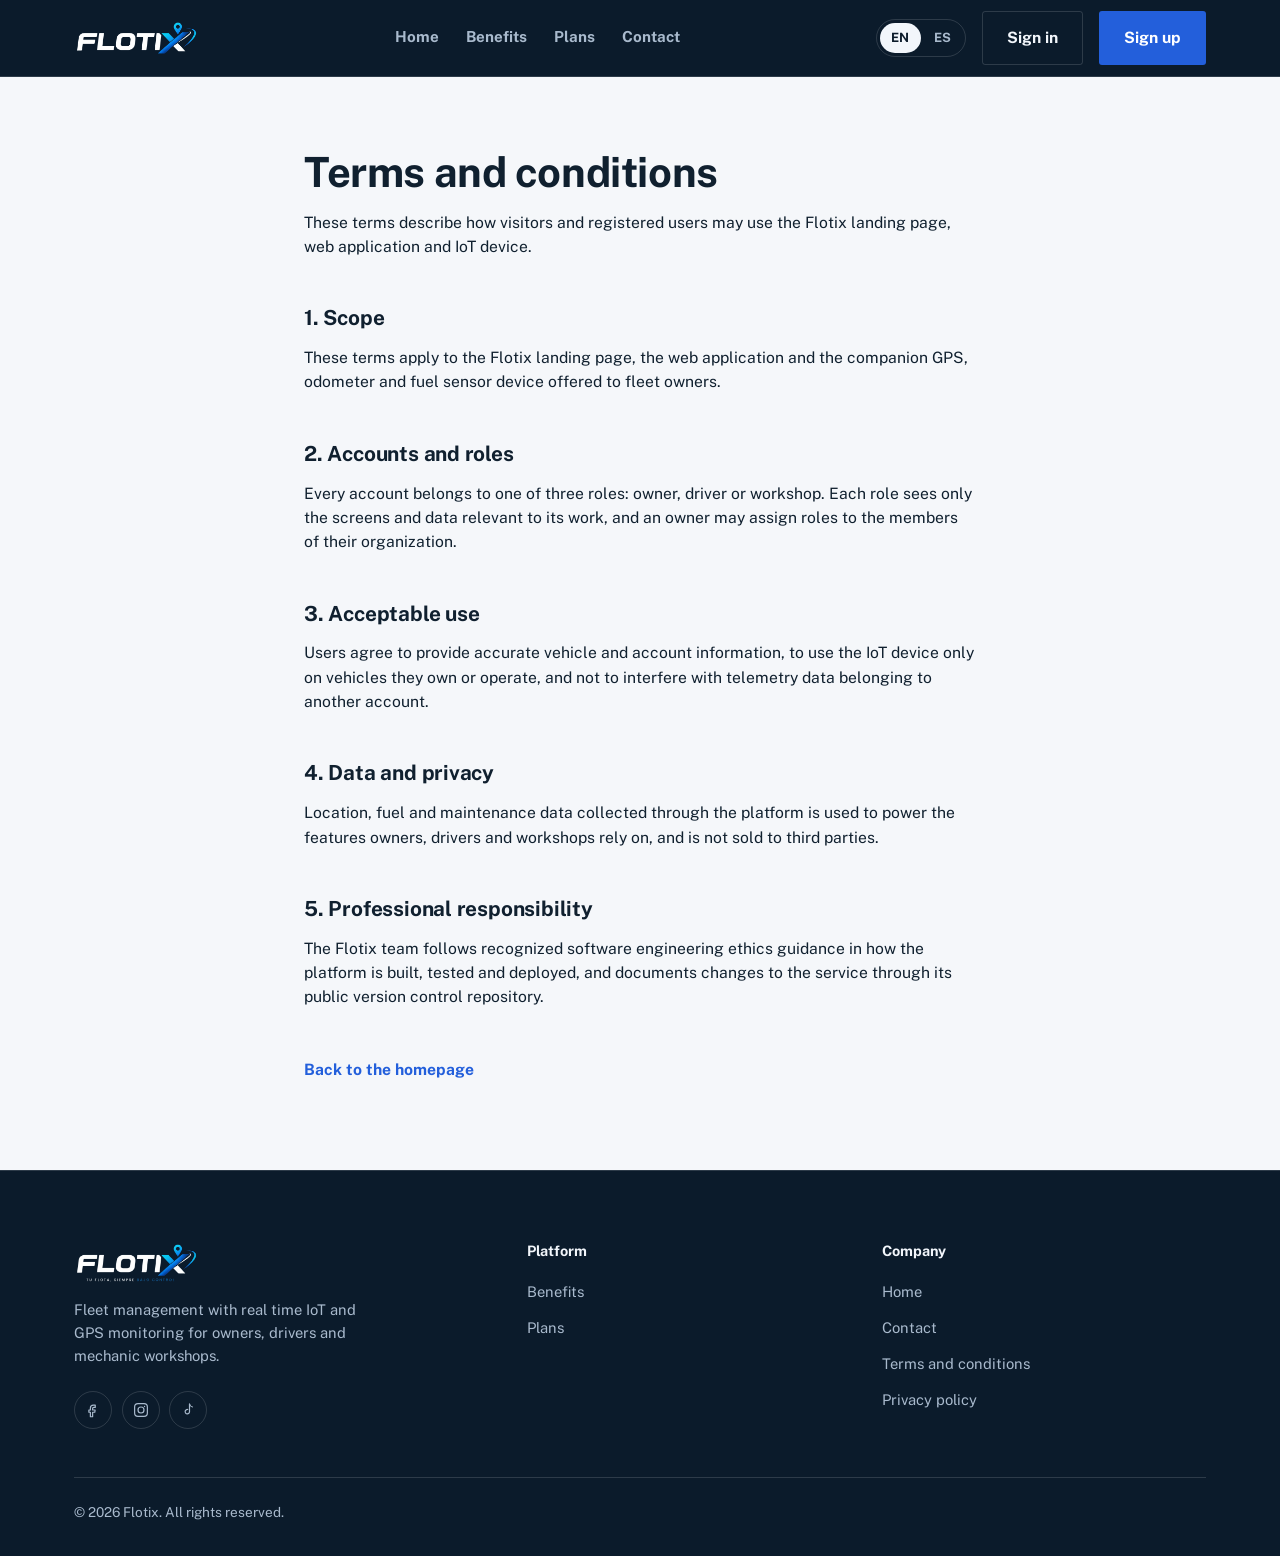
<file: public/terms.html>
<!DOCTYPE html>
<html lang="en">
<head>
<meta charset="UTF-8">
<meta name="viewport" content="width=device-width, initial-scale=1.0">
<title>Flotix — Terms and conditions</title>
<meta name="description" content="Terms and conditions for the Flotix fleet management platform.">
<link rel="icon" type="image/png" href="assets/images/favicon.png">
<link rel="stylesheet" href="https://fonts.googleapis.com/css2?family=Public+Sans:wght@400;700&display=swap">
<link rel="stylesheet" href="assets/styles/styles.css">
</head>
<body>

<a class="skip-link" href="#main-content" data-i18n="skip">Skip to content</a>

<div id="header-placeholder"></div>

<main id="main-content" class="legal-page">
  <div class="container legal-content">
    <h1 data-i18n="terms.title">Terms and conditions</h1>
    <p class="legal-lede" data-i18n="terms.lede">These terms describe how visitors and registered users may use the Flotix landing page, web application and IoT device.</p>

    <h2 data-i18n="terms.section1Title">1. Scope</h2>
    <p data-i18n="terms.section1Body">These terms apply to the Flotix landing page, the web application and the companion GPS, odometer and fuel sensor device offered to fleet owners.</p>

    <h2 data-i18n="terms.section2Title">2. Accounts and roles</h2>
    <p data-i18n="terms.section2Body">Every account belongs to one of three roles: owner, driver or workshop. Each role sees only the screens and data relevant to its work, and an owner may assign roles to the members of their organization.</p>

    <h2 data-i18n="terms.section3Title">3. Acceptable use</h2>
    <p data-i18n="terms.section3Body">Users agree to provide accurate vehicle and account information, to use the IoT device only on vehicles they own or operate, and not to interfere with telemetry data belonging to another account.</p>

    <h2 data-i18n="terms.section4Title">4. Data and privacy</h2>
    <p data-i18n="terms.section4Body">Location, fuel and maintenance data collected through the platform is used to power the features owners, drivers and workshops rely on, and is not sold to third parties.</p>

    <h2 data-i18n="terms.section5Title">5. Professional responsibility</h2>
    <p data-i18n="terms.section5Body">The Flotix team follows recognized software engineering ethics guidance in how the platform is built, tested and deployed, and documents changes to the service through its public version control repository.</p>

    <p class="legal-back"><a href="index.html" data-i18n="terms.backLink">Back to the homepage</a></p>
  </div>
</main>

<div id="footer-placeholder"></div>

<script src="assets/scripts/main.js"></script>
</body>
</html>
</file>
<file: public/assets/styles/styles.css>
@font-face {
  font-family: "Araboto";
  font-weight: 400;
  font-style: normal;
  src:
    local("Araboto Regular"),
    local("Araboto-Regular");
  font-display: swap;
}

@font-face {
  font-family: "Araboto";
  font-weight: 700;
  font-style: normal;
  src:
    local("Araboto Bold"),
    local("Araboto-Bold");
  font-display: swap;
}

:root {
  --color-ink: #10202f;
  --color-muted: #55677a;
  --color-surface: #f5f7fa;
  --color-surface-alt: #ffffff;
  --color-surface-tint: #eef2f7;
  --color-night: #0b1b2b;
  --color-night-alt: #122840;
  --color-route: #235fdb;
  --color-route-dark: #1a48ac;
  --color-route-light: #dde8fc;
  --color-pace: #17b893;
  --color-pace-light: #dcf5ee;
  --color-fuel: #f2a93d;
  --color-line: #dce3ea;
  --color-line-night: rgba(255, 255, 255, 0.14);
  --color-on-night: #f2f6fb;
  --color-on-night-muted: #a9bacd;

  --font-base:
    "Araboto", "Public Sans", -apple-system, BlinkMacSystemFont, "Segoe UI",
    sans-serif;

  --content-width: 1180px;
  --radius-sm: 3px;
  --radius-md: 6px;
  --space-1: 0.5rem;
  --space-2: 1rem;
  --space-3: 1.5rem;
  --space-4: 2rem;
  --space-5: 3rem;
  --space-6: 4.5rem;
  --space-7: 6rem;
}

*,
*::before,
*::after {
  box-sizing: border-box;
}
html {
  scroll-behavior: smooth;
}

@media (prefers-reduced-motion: reduce) {
  html {
    scroll-behavior: auto;
  }
  *,
  *::before,
  *::after {
    animation-duration: 0.01ms !important;
    animation-iteration-count: 1 !important;
    transition-duration: 0.01ms !important;
    scroll-behavior: auto !important;
  }
}

body {
  margin: 0;
  font-family: var(--font-base);
  font-weight: 400;
  font-size: 16px;
  line-height: 1.55;
  color: var(--color-ink);
  background: var(--color-surface);
  -webkit-font-smoothing: antialiased;
}

img,
svg {
  display: block;
  max-width: 100%;
}
a {
  color: inherit;
}
ul,
ol {
  margin: 0;
  padding: 0;
  list-style: none;
}
button {
  font-family: inherit;
  cursor: pointer;
}

h1,
h2,
h3,
h4 {
  font-family: var(--font-base);
  font-weight: 700;
  line-height: 1.1;
  letter-spacing: -0.01em;
  margin: 0;
}

p {
  margin: 0;
}

.visually-hidden {
  position: absolute;
  width: 1px;
  height: 1px;
  padding: 0;
  margin: -1px;
  overflow: hidden;
  clip: rect(0, 0, 0, 0);
  white-space: nowrap;
  border: 0;
}

.skip-link {
  position: absolute;
  top: -48px;
  left: var(--space-2);
  background: var(--color-route);
  color: #fff;
  padding: 0.7rem 1.1rem;
  border-radius: var(--radius-sm);
  z-index: 200;
  transition: top 150ms ease;
  font-weight: 700;
}
.skip-link:focus {
  top: var(--space-2);
}

:focus-visible {
  outline: 2px solid var(--color-fuel);
  outline-offset: 3px;
}

.container {
  width: 100%;
  max-width: var(--content-width);
  margin-inline: auto;
  padding-inline: var(--space-3);
}

section {
  padding-block: var(--space-6);
}

.section-head {
  max-width: 640px;
  margin-bottom: var(--space-5);
}
.section-head .kicker {
  display: block;
  font-weight: 700;
  font-size: 0.85rem;
  letter-spacing: 0.02em;
  color: var(--color-route);
  margin-bottom: 0.6rem;
}
.section-head h2 {
  font-size: clamp(1.9rem, 3.2vw, 2.6rem);
  color: var(--color-ink);
}
.section-head p {
  margin-top: var(--space-2);
  color: var(--color-muted);
  font-size: 1.05rem;
}

.section-alt {
  background: var(--color-surface-tint);
}
.section-night {
  background: var(--color-night);
  color: var(--color-on-night);
}
.section-night .section-head h2 {
  color: var(--color-on-night);
}
.section-night .section-head p {
  color: var(--color-on-night-muted);
}

/* ---------- Buttons ---------- */
.btn {
  display: inline-flex;
  align-items: center;
  justify-content: center;
  gap: 0.5rem;
  font-family: var(--font-base);
  font-weight: 700;
  font-size: 0.98rem;
  padding: 0.85rem 1.5rem;
  min-height: 44px;
  border-radius: var(--radius-sm);
  border: 1.5px solid transparent;
  text-decoration: none;
  transition:
          transform 100ms ease-out,
          background-color 150ms ease,
          border-color 150ms ease;
  white-space: nowrap;
}
.btn:active {
  transform: scale(0.97);
}
.btn-primary {
  background: var(--color-route);
  color: #ffffff;
}
.btn-primary:hover {
  background: var(--color-route-dark);
}
.btn-ghost {
  background: transparent;
  border-color: var(--color-line-night);
  color: var(--color-on-night);
}
.btn-ghost:hover {
  border-color: var(--color-on-night);
}
.btn-outline {
  background: transparent;
  border-color: var(--color-line);
  color: var(--color-ink);
}
.btn-outline:hover {
  border-color: var(--color-route);
  color: var(--color-route);
}
.btn-block {
  width: 100%;
}

/* ---------- Header ---------- */
.site-header {
  position: sticky;
  top: 0;
  z-index: 100;
  background: var(--color-night);
  border-bottom: 1px solid var(--color-line-night);
}
.site-header .container {
  display: flex;
  align-items: center;
  justify-content: space-between;
  gap: var(--space-3);
  padding-block: 0.7rem;
}
.brand {
  display: flex;
  align-items: center;
  text-decoration: none;
}
.brand img {
  height: 34px;
  width: auto;
  display: block;
}

.primary-nav {
  display: flex;
  align-items: center;
  gap: var(--space-4);
}
.primary-nav ul {
  display: flex;
  gap: var(--space-3);
}
.primary-nav a {
  font-size: 0.95rem;
  font-weight: 700;
  text-decoration: none;
  color: var(--color-on-night-muted);
  padding: 0.4rem 0.1rem;
  border-bottom: 2px solid transparent;
  transition:
          color 150ms ease,
          border-color 150ms ease;
}
.primary-nav a:hover,
.primary-nav a:focus-visible {
  color: var(--color-on-night);
  border-color: var(--color-fuel);
}

.header-actions {
  display: flex;
  align-items: center;
  gap: var(--space-2);
}

.lang-toggle {
  display: inline-flex;
  border: 1px solid var(--color-line-night);
  border-radius: 999px;
  padding: 3px;
  gap: 2px;
}
.lang-toggle button {
  border: none;
  background: transparent;
  color: var(--color-on-night-muted);
  font-family: var(--font-base);
  font-size: 0.8rem;
  font-weight: 700;
  padding: 0.35rem 0.7rem;
  border-radius: 999px;
  min-height: 30px;
  transition:
          background-color 150ms ease,
          color 150ms ease;
}
.lang-toggle button[aria-pressed="true"] {
  background: var(--color-on-night);
  color: var(--color-night);
}

.nav-toggle {
  display: none;
  border: 1px solid var(--color-line-night);
  background: transparent;
  color: var(--color-on-night);
  width: 44px;
  height: 44px;
  border-radius: var(--radius-sm);
  align-items: center;
  justify-content: center;
}
.nav-toggle svg {
  width: 22px;
  height: 22px;
}
.icon-close {
  display: none;
}
.nav-toggle[aria-expanded="true"] .icon-menu {
  display: none;
}
.nav-toggle[aria-expanded="true"] .icon-close {
  display: block;
}

/* ---------- Hero ---------- */
.hero {
  background-image: linear-gradient(
          100deg,
          rgba(11, 27, 43, 0.97) 0%,
          rgba(11, 27, 43, 0.93) 28%,
          rgba(11, 27, 43, 0.72) 48%,
          rgba(11, 27, 43, 0.4) 68%,
          rgba(11, 27, 43, 0.22) 100%
  ),
  linear-gradient(
          0deg,
          rgba(11, 27, 43, 1) 0%,
          rgba(11, 27, 43, 0.15) 18%,
          rgba(11, 27, 43, 0) 40%
  ),
  url("../images/hero-fleet.jpg");
  background-size: cover;
  background-position: center 38%;
  color: var(--color-on-night);
  padding-block: var(--space-7) var(--space-6);
  overflow: hidden;
}
.hero .container {
  display: block;
}
.hero-copy {
  max-width: 640px;
}

.hero h1 {
  font-size: clamp(2.6rem, 5vw, 4rem);
  color: #ffffff;
  max-width: 14ch;
}
.hero-sub {
  margin-top: var(--space-3);
  font-size: 1.15rem;
  color: var(--color-on-night-muted);
  max-width: 46ch;
}
.hero-actions {
  margin-top: var(--space-4);
  display: flex;
  flex-wrap: wrap;
  gap: var(--space-2);
}

.hero-segments {
  margin-top: var(--space-5);
  display: flex;
  gap: var(--space-4);
}
.hero-segments div {
  border-top: 1px solid var(--color-line-night);
  padding-top: 0.6rem;
}
.hero-segments .stat-num {
  display: block;
  font-weight: 700;
  font-size: 1.4rem;
  color: var(--color-fuel);
}
.hero-segments .stat-label {
  font-size: 0.85rem;
  color: var(--color-on-night-muted);
}

/* ---------- Benefits (route line) ---------- */
.feature-row {
  display: flex;
  gap: var(--space-4);
  position: relative;
}
.feature-row::before {
  content: "";
  position: absolute;
  top: 26px;
  left: 0;
  right: 0;
  height: 1px;
  background: var(--color-line);
}
.feature-item {
  flex: 1;
  position: relative;
  padding-top: var(--space-4);
}
.feature-item .waypoint {
  position: absolute;
  top: 20px;
  left: 0;
  width: 13px;
  height: 13px;
  background: var(--color-surface);
  border: 2px solid var(--color-route);
  transform: rotate(45deg);
}
.feature-item .feature-icon {
  width: 30px;
  height: 30px;
  color: var(--color-route);
  margin-bottom: var(--space-2);
}
.feature-item h3 {
  font-size: 1.25rem;
  margin-bottom: 0.5rem;
}
.feature-item p {
  color: var(--color-muted);
  font-size: 0.96rem;
}

/* ---------- Plans ---------- */
.plan-grid {
  display: grid;
  grid-template-columns: repeat(3, 1fr);
  gap: var(--space-3);
  align-items: stretch;
}
.plan-card {
  border: 1px solid var(--color-line);
  border-top: 3px solid var(--color-line);
  background: var(--color-surface-alt);
  border-radius: var(--radius-sm);
  padding: var(--space-4);
  display: flex;
  flex-direction: column;
}
.plan-card.is-recommended {
  border-top-color: var(--color-route);
}
.plan-card .plan-flag {
  font-weight: 700;
  font-size: 0.75rem;
  color: var(--color-route);
  margin-bottom: var(--space-2);
}
.plan-card h3 {
  font-size: 1.5rem;
  margin-bottom: 0.4rem;
}
.plan-card .plan-price {
  font-weight: 700;
  font-size: 2.1rem;
  color: var(--color-ink);
  margin-bottom: 0.2rem;
}
.plan-card .plan-price span {
  font-size: 0.95rem;
  color: var(--color-muted);
  font-weight: 400;
}
.plan-card .plan-fleet-size {
  color: var(--color-muted);
  font-size: 0.9rem;
  margin-bottom: var(--space-3);
}
.plan-card ul {
  flex: 1;
  margin-bottom: var(--space-3);
}
.plan-card ul li {
  display: flex;
  gap: 0.55rem;
  padding: 0.45rem 0;
  font-size: 0.93rem;
  border-top: 1px solid var(--color-line);
}
.plan-card ul li:first-child {
  border-top: none;
}
.plan-card ul li svg {
  width: 16px;
  height: 16px;
  color: var(--color-pace);
  flex-shrink: 0;
  margin-top: 0.2rem;
}

/* ---------- Team (card + tab pattern) ---------- */
.premium-team {
  background: var(--color-night-alt);
  color: var(--color-on-night);
  text-align: center;
}

.team-title-modern {
  font-size: clamp(1.9rem, 3.2vw, 2.6rem);
  color: #ffffff;
  margin-bottom: var(--space-5);
}

.team-carousel {
  display: grid;
  grid-template-columns: auto minmax(0, 1fr) auto;
  align-items: center;
  gap: var(--space-2);
}

.team-container {
  display: flex;
  gap: var(--space-3);
  overflow-x: auto;
  padding-block: 18px;
  scroll-snap-type: x mandatory;
  scroll-behavior: smooth;
  scrollbar-width: none;
}
.team-container::-webkit-scrollbar {
  display: none;
}
.team-container:focus-visible {
  outline: 2px solid var(--color-fuel);
  outline-offset: 4px;
  border-radius: 20px;
}
.team-container .member-card {
  flex: 0 0 calc((100% - 2 * var(--space-3)) / 3);
  scroll-snap-align: start;
}

.carousel-btn {
  display: flex;
  align-items: center;
  justify-content: center;
  width: 44px;
  height: 44px;
  border: 1px solid var(--color-line-night);
  border-radius: 50%;
  background: rgba(255, 255, 255, 0.08);
  color: var(--color-on-night);
  transition:
          background-color 150ms ease,
          border-color 150ms ease,
          opacity 150ms ease;
}
.carousel-btn svg {
  width: 20px;
  height: 20px;
}
.carousel-btn:hover:not(:disabled) {
  background: var(--color-route);
  border-color: var(--color-route);
}
.carousel-btn:focus-visible {
  outline: 2px solid var(--color-fuel);
  outline-offset: 2px;
}
.carousel-btn:disabled {
  opacity: 0.3;
  cursor: default;
}

.carousel-dots {
  display: flex;
  justify-content: center;
  gap: 10px;
  margin-top: var(--space-3);
}
.carousel-dots[hidden] {
  display: none;
}
.carousel-dot {
  width: 10px;
  height: 10px;
  padding: 0;
  border: none;
  border-radius: 50%;
  background: rgba(255, 255, 255, 0.25);
  transition:
          background-color 150ms ease,
          transform 150ms ease;
}
.carousel-dot.active {
  background: var(--color-fuel);
  transform: scale(1.3);
}

.member-card {
  position: relative;
  display: flex;
  flex-direction: column;
  align-items: center;
  padding: 2.25rem 1.5rem 1.5rem;
  border-radius: 24px;
  overflow: hidden;
  background: linear-gradient(180deg, rgba(255, 255, 255, 0.08) 0%, rgba(255, 255, 255, 0.03) 100%);
  border: 1px solid var(--color-line-night);
  text-align: center;
  transition:
          transform 200ms ease,
          border-color 200ms ease,
          box-shadow 200ms ease;
}
.member-card::before {
  content: "";
  position: absolute;
  inset: 0 0 auto 0;
  height: 4px;
  background: linear-gradient(90deg, var(--color-route), var(--color-pace));
}
.member-card:hover {
  transform: translateY(-4px);
  border-color: rgba(35, 95, 219, 0.7);
  box-shadow: 0 8px 18px rgba(0, 0, 0, 0.28);
}

.member-avatar-ring {
  flex: none;
  width: 124px;
  height: 124px;
  padding: 4px;
  border-radius: 50%;
  background: linear-gradient(135deg, var(--color-route), var(--color-pace));
  box-shadow: 0 10px 24px rgba(0, 0, 0, 0.35);
  transition: transform 200ms ease;
}
.member-card:hover .member-avatar-ring {
  transform: scale(1.04);
}
.member-avatar-ring img {
  display: block;
  width: 100%;
  height: 100%;
  border: 3px solid var(--color-night-alt);
  border-radius: 50%;
  object-fit: cover;
  filter: grayscale(85%) contrast(1.05);
  transition: filter 200ms ease;
}
.member-card:hover .member-avatar-ring img {
  filter: grayscale(0%) contrast(1.02);
}

.member-panes {
  display: grid;
  width: 100%;
  margin-top: 1.25rem;
  flex: 1;
}
.member-content-pane {
  grid-area: 1 / 1;
  display: flex;
  flex-direction: column;
  align-items: center;
  opacity: 0;
  visibility: hidden;
  transition: opacity 200ms ease;
}
.member-content-pane.active {
  opacity: 1;
  visibility: visible;
}
.member-content-pane[data-pane="info"] {
  justify-content: flex-start;
}
.member-content-pane[data-pane="bio"] {
  justify-content: center;
}

.member-role-label {
  padding: 0.3rem 0.8rem;
  border-radius: 999px;
  background: rgba(242, 169, 61, 0.14);
  font-size: 0.74rem;
  font-weight: 700;
  letter-spacing: 0.02em;
  color: var(--color-fuel);
}
.member-name-large {
  display: flex;
  align-items: center;
  justify-content: center;
  min-height: 2.6em;
  margin-top: 0.9rem;
  font-size: 1.12rem;
  line-height: 1.3;
  color: #ffffff;
  text-wrap: balance;
}
.member-code {
  margin-top: 0.7rem;
  padding: 0.25rem 0.7rem;
  border-radius: 8px;
  background: rgba(255, 255, 255, 0.06);
  font-size: 0.8rem;
  letter-spacing: 0.04em;
  color: var(--color-on-night-muted);
}

.bio-text {
  font-size: 0.92rem;
  line-height: 1.6;
  color: var(--color-on-night-muted);
  text-wrap: pretty;
}

.member-tabs {
  display: flex;
  width: 100%;
  max-width: 220px;
  margin-top: 1.25rem;
  padding: 4px;
  border-radius: 30px;
  background: rgba(255, 255, 255, 0.08);
}
.tab-btn {
  flex: 1;
  padding: 7px 0;
  border: none;
  border-radius: 20px;
  background: transparent;
  font-size: 0.74rem;
  font-weight: 700;
  color: var(--color-on-night-muted);
  transition:
          color 150ms ease,
          background-color 150ms ease;
}
.tab-btn:hover:not(.active) {
  color: #ffffff;
}
.tab-btn.active {
  background: var(--color-fuel);
  color: var(--color-night);
}

/* ---------- Video sections ---------- */
.video-section .video-head {
  margin-inline: auto;
  text-align: center;
}
.video-frame {
  position: relative;
  max-width: 960px;
  margin-inline: auto;
  aspect-ratio: 16 / 9;
  border-radius: 20px;
  overflow: hidden;
  background: var(--color-night);
  box-shadow: 0 24px 60px rgba(8, 20, 40, 0.18);
}
.video-frame iframe,
.video-frame video {
  position: absolute;
  inset: 0;
  width: 100%;
  height: 100%;
  border: 0;
}
.video-placeholder {
  position: absolute;
  inset: 0;
  display: flex;
  flex-direction: column;
  align-items: center;
  justify-content: center;
  gap: 0.9rem;
  color: var(--color-on-night);
  font-weight: 600;
}

/* ---------- Call to action ---------- */
.cta-section {
  padding-block: var(--space-6);
  background: var(--color-surface-tint);
}
.cta-card {
  position: relative;
  overflow: hidden;
  isolation: isolate;
  max-width: 1040px;
  margin-inline: auto;
  padding: clamp(2.5rem, 6vw, 4.5rem) clamp(1.5rem, 5vw, 4rem);
  border-radius: 28px;
  text-align: center;
  color: #ffffff;
  background:
    linear-gradient(135deg, rgba(14, 38, 99, 0.94), rgba(35, 95, 219, 0.88)),
    url("../images/hero-fleet.jpg") center / cover no-repeat;
  box-shadow: 0 28px 70px rgba(26, 72, 172, 0.28);
}
.cta-card::before {
  content: "";
  position: absolute;
  z-index: -1;
  top: -140px;
  right: -120px;
  width: 360px;
  height: 360px;
  border-radius: 50%;
  background: radial-gradient(circle, rgba(255, 255, 255, 0.22), transparent 70%);
}
.cta-card::after {
  content: "";
  position: absolute;
  z-index: -1;
  bottom: -160px;
  left: -120px;
  width: 380px;
  height: 380px;
  border-radius: 50%;
  background: radial-gradient(circle, rgba(255, 255, 255, 0.14), transparent 70%);
}
.cta-kicker {
  display: inline-block;
  margin-bottom: var(--space-2);
  padding: 0.35rem 0.9rem;
  border: 1px solid rgba(255, 255, 255, 0.4);
  border-radius: 999px;
  font-size: 0.8rem;
  font-weight: 700;
  letter-spacing: 0.04em;
  color: #ffffff;
}
.cta-card h2 {
  max-width: 18ch;
  margin-inline: auto;
  font-size: clamp(2rem, 4vw, 3rem);
  line-height: 1.1;
  color: #ffffff;
}
.cta-card p {
  max-width: 54ch;
  margin: var(--space-2) auto 0;
  font-size: 1.1rem;
  color: rgba(255, 255, 255, 0.88);
}
.cta-actions {
  display: flex;
  flex-wrap: wrap;
  justify-content: center;
  gap: var(--space-2);
  margin-top: var(--space-4);
}
.cta-card .btn {
  min-width: 11rem;
}
.cta-card .btn-light {
  background: #ffffff;
  color: var(--color-route-dark);
}
.cta-card .btn-light:hover {
  background: var(--color-route-light);
}
.cta-card .btn-ghost {
  background: transparent;
  border-color: rgba(255, 255, 255, 0.65);
  color: #ffffff;
}
.cta-card .btn-ghost:hover {
  border-color: #ffffff;
  background: rgba(255, 255, 255, 0.1);
}

/* ---------- Footer ---------- */
.site-footer {
  background: var(--color-night);
  color: var(--color-on-night-muted);
  border-top: 1px solid var(--color-line-night);
  padding-block: var(--space-6) var(--space-4);
}
.footer-grid {
  display: grid;
  grid-template-columns: 1.3fr 1fr 1fr;
  gap: var(--space-4);
  padding-bottom: var(--space-5);
  border-bottom: 1px solid var(--color-line-night);
}
.footer-brand img {
  height: 40px;
  width: auto;
  margin-bottom: var(--space-2);
}
.footer-brand p {
  max-width: 34ch;
  font-size: 0.92rem;
}

.social-links {
  display: flex;
  gap: 0.6rem;
  margin-top: var(--space-3);
}
.social-link {
  display: inline-flex;
  align-items: center;
  justify-content: center;
  width: 38px;
  height: 38px;
  border-radius: 50%;
  border: 1px solid var(--color-line-night);
  color: var(--color-on-night-muted);
  transition:
          border-color 150ms ease,
          color 150ms ease;
}
.social-link:hover {
  border-color: var(--color-fuel);
  color: var(--color-on-night);
}
.social-link svg {
  width: 18px;
  height: 18px;
}
.footer-col h4 {
  font-weight: 700;
  font-size: 0.9rem;
  color: var(--color-on-night);
  margin-bottom: var(--space-2);
}
.footer-col ul li {
  padding: 0.35rem 0;
}
.footer-col a {
  text-decoration: none;
  font-size: 0.92rem;
  color: var(--color-on-night-muted);
  transition: color 150ms ease;
}
.footer-col a:hover {
  color: var(--color-on-night);
}
.footer-bottom {
  padding-top: var(--space-3);
  display: flex;
  justify-content: space-between;
  align-items: center;
  flex-wrap: wrap;
  gap: var(--space-2);
  font-size: 0.85rem;
}

/* ---------- Legal page (terms and conditions) ---------- */
.legal-page {
  padding-block: var(--space-6);
}
.legal-content {
  max-width: 720px;
}
.legal-content h1 {
  font-size: clamp(2rem, 4vw, 2.6rem);
  margin-bottom: var(--space-2);
}
.legal-lede {
  color: var(--color-muted);
  font-size: 1.05rem;
  margin-bottom: var(--space-4);
}
.legal-content h2 {
  font-size: 1.3rem;
  margin-top: var(--space-5);
  margin-bottom: var(--space-2);
}
.legal-content p {
  color: var(--color-ink);
  font-size: 0.98rem;
  margin-bottom: var(--space-2);
}
.legal-back {
  margin-top: var(--space-5);
}
.legal-back a {
  color: var(--color-route);
  font-weight: 700;
  text-decoration: none;
}
.legal-back a:hover {
  text-decoration: underline;
}

/* ---------- Responsive ---------- */
@media (max-width: 960px) {
  .feature-row {
    flex-wrap: wrap;
    row-gap: var(--space-5);
  }
  .feature-row::before {
    display: none;
  }
  .feature-item {
    flex: 1 1 45%;
    padding-top: 0;
  }
  .feature-item .waypoint {
    display: none;
  }
  .plan-grid {
    grid-template-columns: 1fr;
  }
  .team-container .member-card {
    flex-basis: calc((100% - var(--space-3)) / 2);
  }
  .footer-grid {
    grid-template-columns: 1fr 1fr;
  }
}

@media (max-width: 720px) {
  .primary-nav {
    position: fixed;
    inset: 64px 0 0 0;
    background: var(--color-night);
    flex-direction: column;
    align-items: flex-start;
    padding: var(--space-4) var(--space-3);
    transform: translateY(-12px);
    opacity: 0;
    pointer-events: none;
    transition:
            opacity 180ms ease,
            transform 180ms ease;
    gap: var(--space-4);
  }
  .primary-nav.is-open {
    transform: translateY(0);
    opacity: 1;
    pointer-events: auto;
  }
  .primary-nav ul {
    flex-direction: column;
    gap: var(--space-2);
    width: 100%;
  }
  .primary-nav a {
    display: block;
    padding: 0.7rem 0;
    font-size: 1.05rem;
  }
  .nav-toggle {
    display: inline-flex;
  }
  .header-actions .desktop-only {
    display: none;
  }
  section {
    padding-block: var(--space-5);
  }
  .team-carousel {
    grid-template-columns: minmax(0, 1fr);
  }
  .carousel-btn {
    display: none;
  }
  .team-container .member-card {
    flex-basis: 100%;
  }
  .footer-grid {
    grid-template-columns: 1fr;
  }
}

/* ---------- Contact page ---------- */
.contact-page .container {
  max-width: 1000px;
}
.contact-grid {
  display: grid;
  grid-template-columns: 1fr 1.4fr;
  gap: var(--space-5);
  align-items: start;
}
.contact-info h2,
.contact-form-card h2,
.contact-faq h2 {
  font-size: 1.3rem;
  margin: 0 0 var(--space-3);
}
.contact-list {
  list-style: none;
  margin: 0 0 var(--space-4);
  padding: 0;
  display: grid;
  gap: var(--space-3);
}
.contact-list li {
  display: flex;
  gap: var(--space-2);
  align-items: flex-start;
}
.contact-icon {
  flex: none;
  width: 42px;
  height: 42px;
  border-radius: var(--radius-md);
  background: var(--color-route-light);
  color: var(--color-route-dark);
  display: grid;
  place-items: center;
}
.contact-icon svg {
  width: 22px;
  height: 22px;
}
.contact-label {
  display: block;
  font-size: 0.8rem;
  font-weight: 700;
  text-transform: uppercase;
  letter-spacing: 0.04em;
  color: var(--color-muted);
}
.contact-list a {
  color: var(--color-route);
  font-weight: 700;
  text-decoration: none;
}
.contact-list a:hover {
  text-decoration: underline;
}
.contact-follow {
  font-size: 1rem;
  margin: 0 0 var(--space-2);
}
.contact-info .social-link {
  color: var(--color-ink);
  border-color: var(--color-line);
}
.contact-form-card {
  background: var(--color-surface-alt);
  border: 1px solid var(--color-line);
  border-radius: var(--radius-md);
  padding: var(--space-4);
}
.field {
  display: flex;
  flex-direction: column;
  gap: 0.35rem;
  margin-bottom: var(--space-3);
}
.field-row {
  display: grid;
  grid-template-columns: 1fr 1fr;
  gap: var(--space-3);
}
.field label {
  font-size: 0.9rem;
  font-weight: 700;
}
.field input,
.field select,
.field textarea {
  font: inherit;
  color: var(--color-ink);
  background: #ffffff;
  border: 1.5px solid var(--color-line);
  border-radius: var(--radius-sm);
  padding: 0.7rem 0.8rem;
  min-height: 44px;
  width: 100%;
}
.field textarea {
  resize: vertical;
}
.field input:focus,
.field select:focus,
.field textarea:focus,
.field-check input:focus {
  outline: 3px solid var(--color-route-light);
  border-color: var(--color-route);
}
.field-check {
  display: flex;
  gap: 0.6rem;
  align-items: flex-start;
  margin-bottom: var(--space-3);
  font-size: 0.9rem;
}
.field-check input {
  margin-top: 0.25rem;
  width: 18px;
  height: 18px;
}
.field-check a {
  color: var(--color-route);
  font-weight: 700;
}
.form-note {
  font-size: 0.85rem;
  color: var(--color-muted);
  margin: var(--space-2) 0 0;
}
.form-status {
  margin: var(--space-2) 0 0;
  font-weight: 700;
  font-size: 0.95rem;
}
.form-status:empty {
  display: none;
}
.form-status.is-error {
  color: #b42318;
}
.form-status.is-ok {
  color: #0f7a5f;
}
.contact-faq {
  margin-top: var(--space-6);
  max-width: 720px;
}
.contact-faq details {
  border-bottom: 1px solid var(--color-line);
  padding: var(--space-2) 0;
}
.contact-faq summary {
  cursor: pointer;
  font-weight: 700;
}
.contact-faq details p {
  margin: var(--space-1) 0 0;
  color: var(--color-muted);
}
.primary-nav a[aria-current="page"] {
  font-weight: 700;
  text-decoration: underline;
  text-underline-offset: 6px;
}
@media (max-width: 860px) {
  .contact-grid {
    grid-template-columns: 1fr;
  }
}
@media (max-width: 520px) {
  .field-row {
    grid-template-columns: 1fr;
    gap: 0;
  }
  .contact-form-card {
    padding: var(--space-3);
  }
}
</file>
